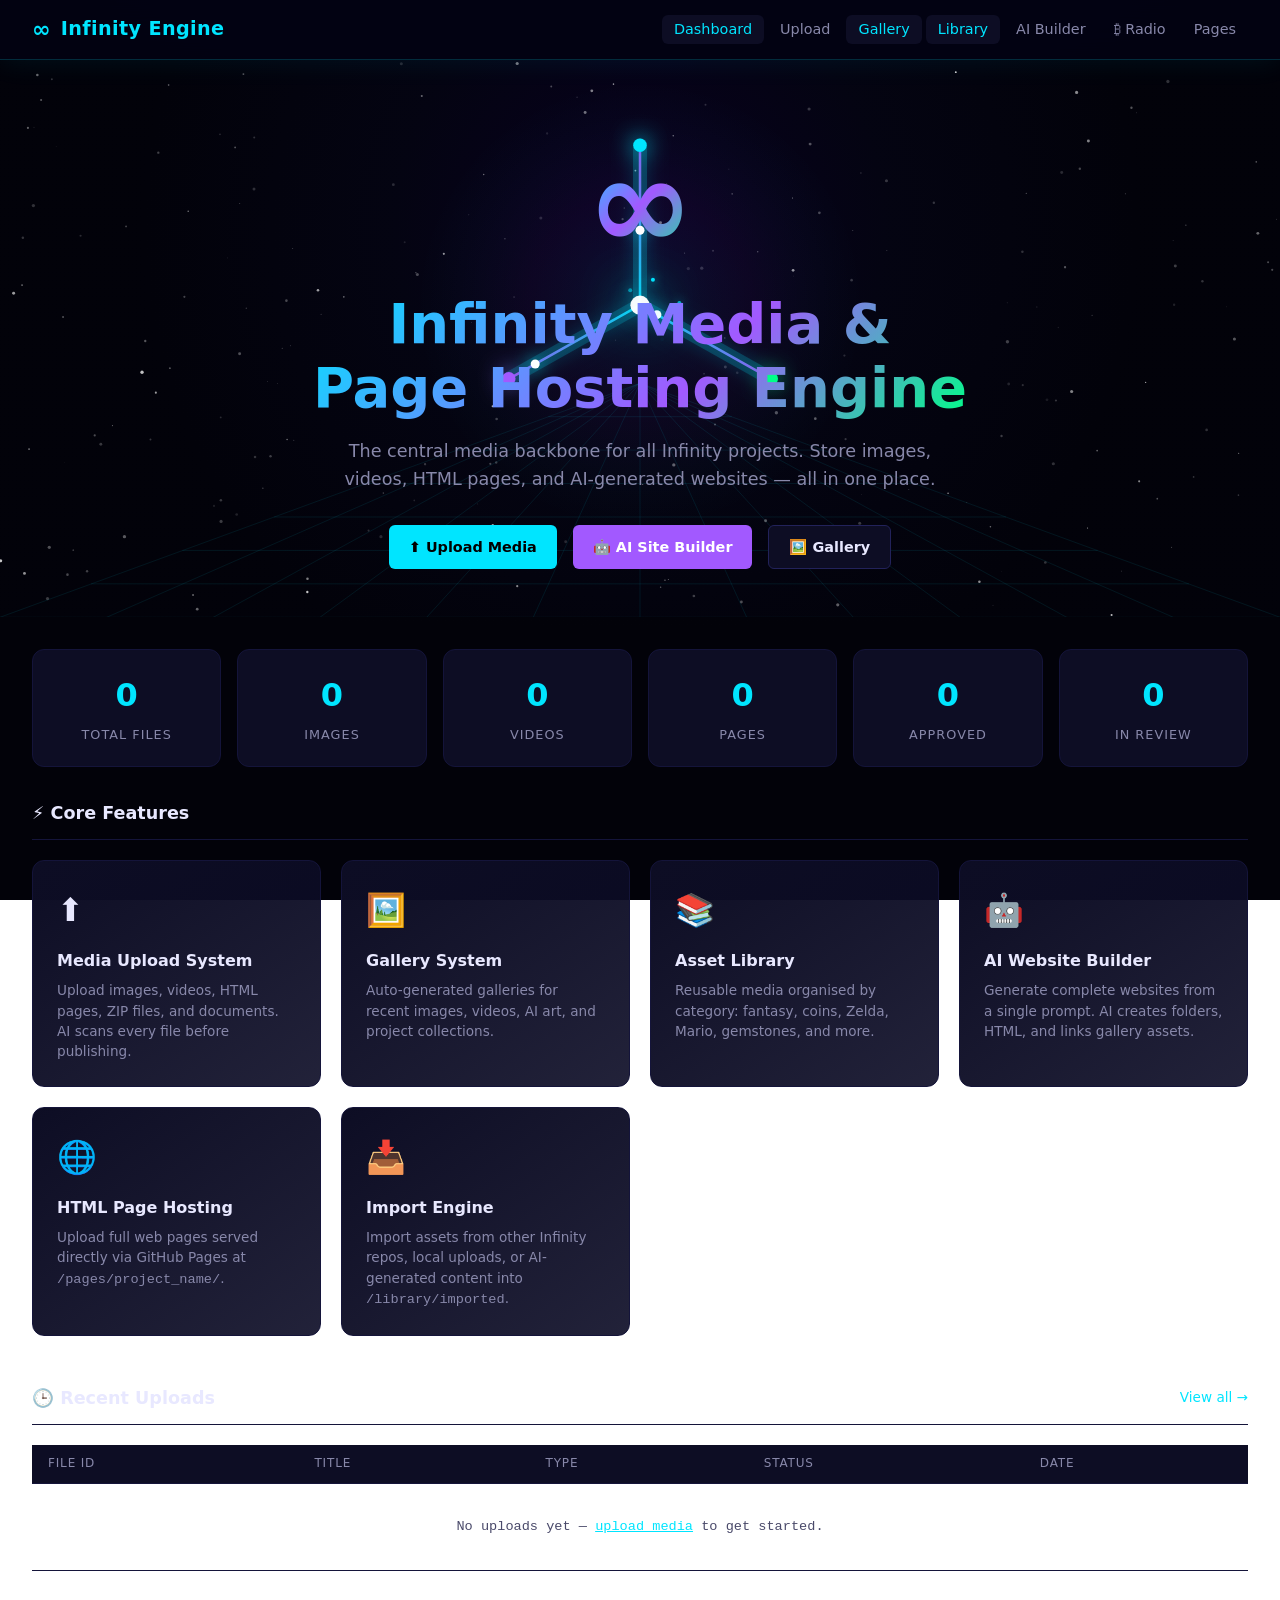
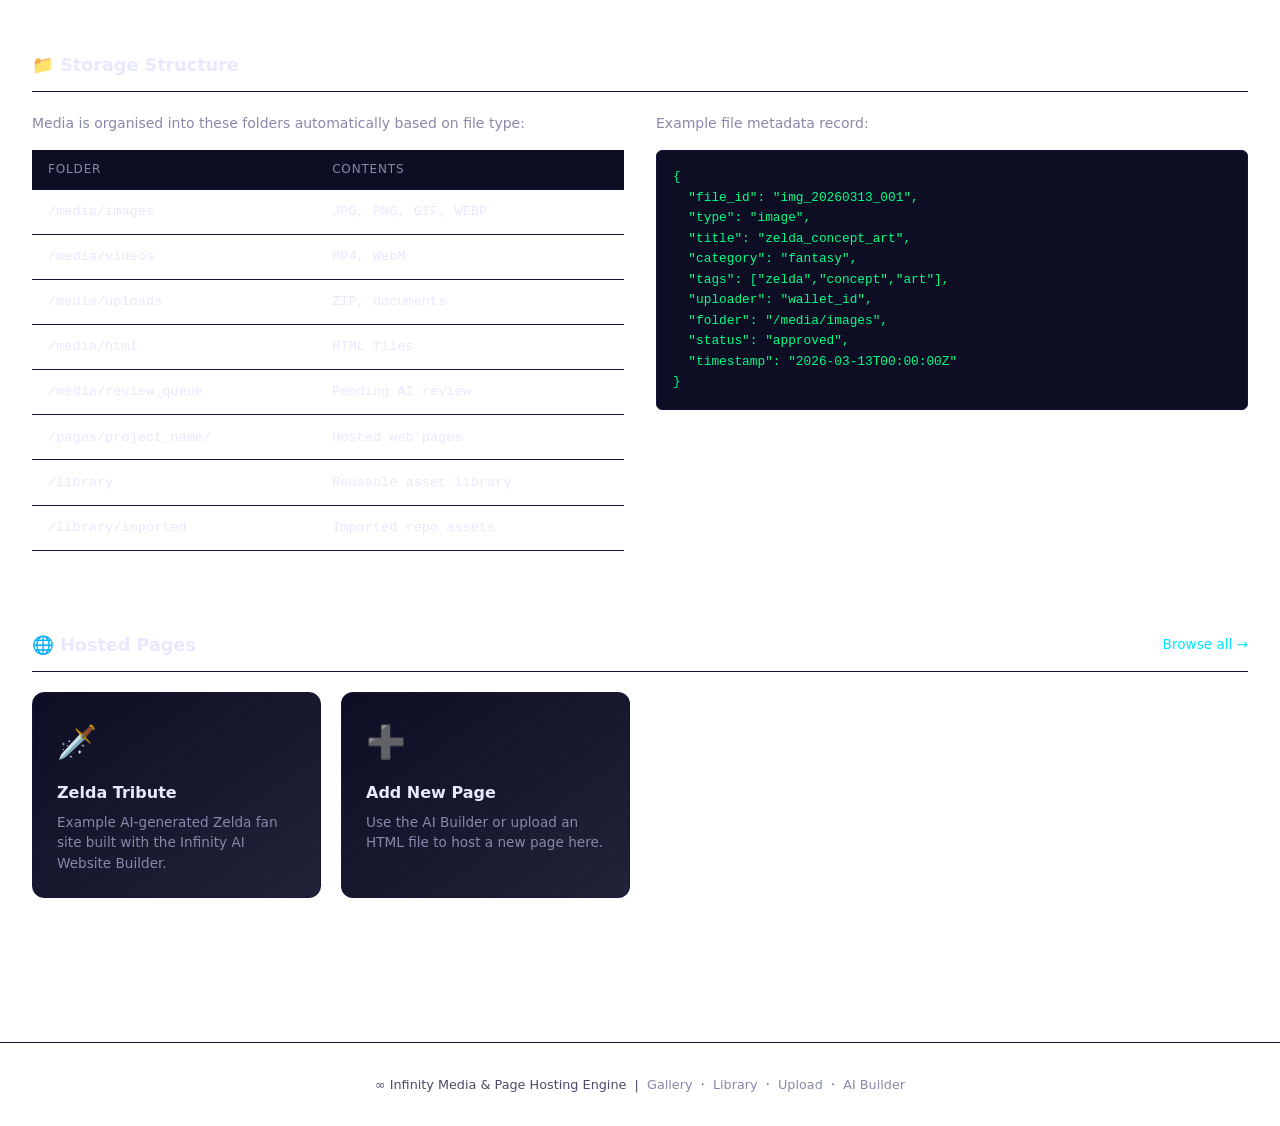
<file: index.html>
<!DOCTYPE html>
<html lang="en">
<head>
  <meta charset="UTF-8">
  <meta name="viewport" content="width=device-width, initial-scale=1.0">
  <title>Infinity Media &amp; Page Hosting Engine</title>
  <meta name="description" content="Central media backbone for all Infinity projects — images, videos, HTML pages, and AI-generated websites.">
  <link rel="stylesheet" href="css/infinity.css">
  <style>
    .upload-item {
      display: flex;
      align-items: center;
      gap: 0.75rem;
      padding: 0.6rem 1rem;
      background: var(--bg-card);
      border: 1px solid var(--border);
      border-radius: var(--radius-sm);
      margin-bottom: 0.5rem;
      font-size: 0.875rem;
    }
    .upload-item-icon { font-size: 1.2rem; }
    .upload-item-name { flex: 1; color: var(--text-primary); font-family: monospace; }
    .upload-item-size { color: var(--text-muted); font-size: 0.8rem; }
    .section-block { margin-bottom: 3rem; }
    .two-col { display: grid; grid-template-columns: 1fr 1fr; gap: 2rem; }
    @media (max-width: 768px) { .two-col { grid-template-columns: 1fr; } }
  </style>
</head>
<body data-page="dashboard">

  <nav>
    <a href="index.html" class="nav-brand">
      <span class="logo-icon">∞</span> Infinity Engine
    </a>
    <button class="nav-hamburger" id="nav-toggle" aria-label="Toggle menu" aria-expanded="false">
      <span></span><span></span><span></span>
    </button>
    <ul class="nav-links" id="nav-links">
      <li><a href="index.html" class="active">Dashboard</a></li>
      <li><a href="upload.html">Upload</a></li>
      <li><a href="gallery/index.html">Gallery</a></li>
      <li><a href="library/index.html">Library</a></li>
      <li><a href="builder.html">AI Builder</a></li>
      <li><a href="bitcoin-radio.html">₿ Radio</a></li>
      <li><a href="pages/">Pages</a></li>
    </ul>
  </nav>

  <div class="hero">
    <canvas id="flux-canvas"></canvas>
    <div class="hero-content">
      <div class="infinity-3d">∞</div>
      <h1>Infinity Media &amp;<br>Page Hosting Engine</h1>
      <p>The central media backbone for all Infinity projects. Store images, videos, HTML pages, and AI-generated websites — all in one place.</p>
      <div class="hero-actions">
        <a href="upload.html" class="btn btn-primary">⬆️ Upload Media</a>
        <a href="builder.html" class="btn btn-purple">🤖 AI Site Builder</a>
        <a href="gallery/index.html" class="btn btn-secondary">🖼️ Gallery</a>
      </div>
    </div>
  </div>

  <main>

    <!-- Stats -->
    <div class="stats-row">
      <div class="stat-card">
        <span class="stat-number" id="stat-total">0</span>
        <div class="stat-label">Total Files</div>
      </div>
      <div class="stat-card">
        <span class="stat-number" id="stat-images">0</span>
        <div class="stat-label">Images</div>
      </div>
      <div class="stat-card">
        <span class="stat-number" id="stat-videos">0</span>
        <div class="stat-label">Videos</div>
      </div>
      <div class="stat-card">
        <span class="stat-number" id="stat-pages">0</span>
        <div class="stat-label">Pages</div>
      </div>
      <div class="stat-card">
        <span class="stat-number" id="stat-approved">0</span>
        <div class="stat-label">Approved</div>
      </div>
      <div class="stat-card">
        <span class="stat-number" id="stat-review">0</span>
        <div class="stat-label">In Review</div>
      </div>
    </div>

    <!-- Core Features -->
    <div class="section-block">
      <div class="section-header">
        <h2>⚡ Core Features</h2>
      </div>
      <div class="feature-grid">
        <a href="upload.html" class="feature-card">
          <span class="feature-icon">⬆️</span>
          <h3>Media Upload System</h3>
          <p>Upload images, videos, HTML pages, ZIP files, and documents. AI scans every file before publishing.</p>
        </a>
        <a href="gallery/index.html" class="feature-card">
          <span class="feature-icon">🖼️</span>
          <h3>Gallery System</h3>
          <p>Auto-generated galleries for recent images, videos, AI art, and project collections.</p>
        </a>
        <a href="library/index.html" class="feature-card">
          <span class="feature-icon">📚</span>
          <h3>Asset Library</h3>
          <p>Reusable media organised by category: fantasy, coins, Zelda, Mario, gemstones, and more.</p>
        </a>
        <a href="builder.html" class="feature-card">
          <span class="feature-icon">🤖</span>
          <h3>AI Website Builder</h3>
          <p>Generate complete websites from a single prompt. AI creates folders, HTML, and links gallery assets.</p>
        </a>
        <a href="pages/" class="feature-card">
          <span class="feature-icon">🌐</span>
          <h3>HTML Page Hosting</h3>
          <p>Upload full web pages served directly via GitHub Pages at <code>/pages/project_name/</code>.</p>
        </a>
        <a href="upload.html#import" class="feature-card">
          <span class="feature-icon">📥</span>
          <h3>Import Engine</h3>
          <p>Import assets from other Infinity repos, local uploads, or AI-generated content into <code>/library/imported</code>.</p>
        </a>
      </div>
    </div>

    <!-- Recent Uploads -->
    <div class="section-block">
      <div class="section-header">
        <h2>🕒 Recent Uploads</h2>
        <a href="gallery/index.html">View all →</a>
      </div>
      <div style="overflow-x:auto">
        <table class="meta-table">
          <thead>
            <tr>
              <th>File ID</th>
              <th>Title</th>
              <th>Type</th>
              <th>Status</th>
              <th>Date</th>
            </tr>
          </thead>
          <tbody id="recent-uploads">
            <tr><td colspan="5" style="text-align:center;color:var(--text-muted);padding:2rem">
              No uploads yet — <a href="upload.html" style="color:var(--accent-cyan)">upload media</a> to get started.
            </td></tr>
          </tbody>
        </table>
      </div>
    </div>

    <!-- Storage Structure -->
    <div class="section-block">
      <div class="section-header">
        <h2>📁 Storage Structure</h2>
      </div>
      <div class="two-col">
        <div>
          <p style="color:var(--text-secondary);font-size:0.875rem;margin-bottom:1rem">Media is organised into these folders automatically based on file type:</p>
          <table class="meta-table">
            <thead><tr><th>Folder</th><th>Contents</th></tr></thead>
            <tbody>
              <tr><td>/media/images</td><td>JPG, PNG, GIF, WEBP</td></tr>
              <tr><td>/media/videos</td><td>MP4, WebM</td></tr>
              <tr><td>/media/uploads</td><td>ZIP, documents</td></tr>
              <tr><td>/media/html</td><td>HTML files</td></tr>
              <tr><td>/media/review_queue</td><td>Pending AI review</td></tr>
              <tr><td>/pages/project_name/</td><td>Hosted web pages</td></tr>
              <tr><td>/library</td><td>Reusable asset library</td></tr>
              <tr><td>/library/imported</td><td>Imported repo assets</td></tr>
            </tbody>
          </table>
        </div>
        <div>
          <p style="color:var(--text-secondary);font-size:0.875rem;margin-bottom:1rem">Example file metadata record:</p>
          <pre style="background:var(--bg-card);border:1px solid var(--border);border-radius:var(--radius-sm);padding:1rem;font-size:0.8rem;color:var(--accent-green);overflow-x:auto">{
  "file_id": "img_20260313_001",
  "type": "image",
  "title": "zelda_concept_art",
  "category": "fantasy",
  "tags": ["zelda","concept","art"],
  "uploader": "wallet_id",
  "folder": "/media/images",
  "status": "approved",
  "timestamp": "2026-03-13T00:00:00Z"
}</pre>
        </div>
      </div>
    </div>

    <!-- Hosted Pages -->
    <div class="section-block">
      <div class="section-header">
        <h2>🌐 Hosted Pages</h2>
        <a href="pages/">Browse all →</a>
      </div>
      <div class="feature-grid" style="grid-template-columns:repeat(auto-fill,minmax(260px,1fr))">
        <a href="pages/zelda_tribute/" class="feature-card">
          <span class="feature-icon">🗡️</span>
          <h3>Zelda Tribute</h3>
          <p>Example AI-generated Zelda fan site built with the Infinity AI Website Builder.</p>
        </a>
        <a href="builder.html" class="feature-card" style="border-style:dashed">
          <span class="feature-icon">➕</span>
          <h3>Add New Page</h3>
          <p>Use the AI Builder or upload an HTML file to host a new page here.</p>
        </a>
      </div>
    </div>

  </main>

  <footer>
    <p>∞ Infinity Media &amp; Page Hosting Engine &nbsp;|&nbsp;
      <a href="gallery/index.html">Gallery</a> &nbsp;·&nbsp;
      <a href="library/index.html">Library</a> &nbsp;·&nbsp;
      <a href="upload.html">Upload</a> &nbsp;·&nbsp;
      <a href="builder.html">AI Builder</a>
    </p>
  </footer>

  <div id="toast"></div>
  <script src="js/infinity.js"></script>
</body>
</html>
</file>
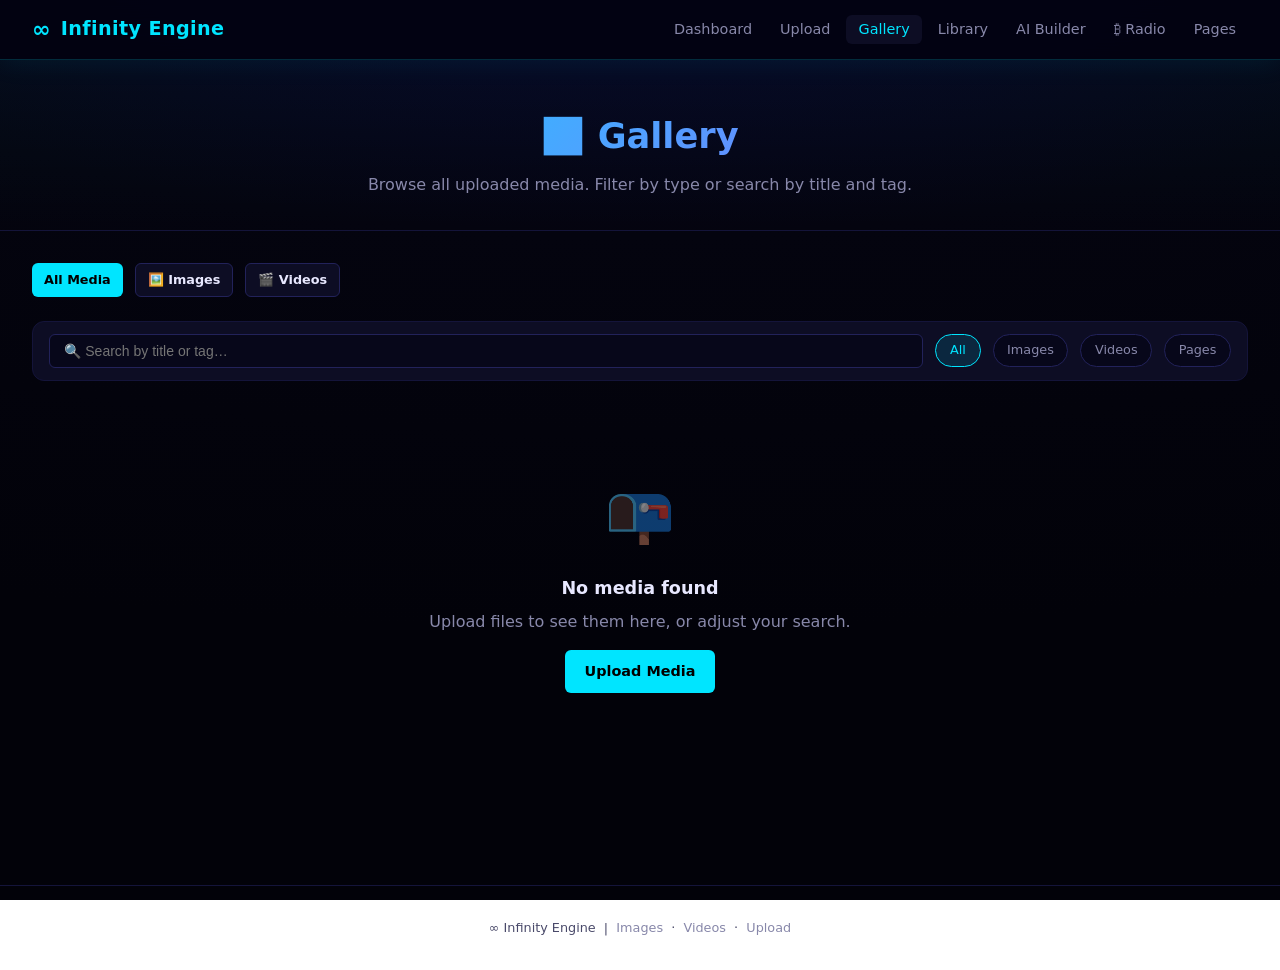
<file: gallery/index.html>
<!DOCTYPE html>
<html lang="en">
<head>
  <meta charset="UTF-8">
  <meta name="viewport" content="width=device-width, initial-scale=1.0">
  <title>Gallery — Infinity Engine</title>
  <meta name="description" content="Browse all uploaded media: images, videos, AI art, and project galleries.">
  <link rel="stylesheet" href="../css/infinity.css">
</head>
<body data-page="gallery" data-filter="all">

  <nav>
    <a href="../index.html" class="nav-brand"><span class="logo-icon">∞</span> Infinity Engine</a>
    <button class="nav-hamburger" id="nav-toggle" aria-label="Toggle menu" aria-expanded="false">
      <span></span><span></span><span></span>
    </button>
    <ul class="nav-links" id="nav-links">
      <li><a href="../index.html">Dashboard</a></li>
      <li><a href="../upload.html">Upload</a></li>
      <li><a href="../gallery/index.html" class="active">Gallery</a></li>
      <li><a href="../library/index.html">Library</a></li>
      <li><a href="../builder.html">AI Builder</a></li>
      <li><a href="../bitcoin-radio.html">₿ Radio</a></li>
      <li><a href="../pages/">Pages</a></li>
    </ul>
  </nav>

  <div class="page-header">
    <h1>🖼️ Gallery</h1>
    <p>Browse all uploaded media. Filter by type or search by title and tag.</p>
  </div>

  <main>

    <!-- Section nav -->
    <div style="display:flex;gap:0.75rem;flex-wrap:wrap;margin-bottom:1.5rem">
      <a href="../gallery/index.html" class="btn btn-primary btn-sm">All Media</a>
      <a href="../gallery/images.html" class="btn btn-secondary btn-sm">🖼️ Images</a>
      <a href="../gallery/videos.html" class="btn btn-secondary btn-sm">🎬 Videos</a>
    </div>

    <!-- Filter bar -->
    <div class="filter-bar">
      <input type="search" id="gallery-search" placeholder="🔍 Search by title or tag…">
      <span class="filter-tag active" data-filter="all">All</span>
      <span class="filter-tag" data-filter="image">Images</span>
      <span class="filter-tag" data-filter="video">Videos</span>
      <span class="filter-tag" data-filter="html">Pages</span>
    </div>

    <!-- Gallery Grid -->
    <div class="card-grid" id="gallery-grid">
      <div class="empty-state" style="grid-column:1/-1">
        <span class="empty-icon">📭</span>
        <h3>No media yet</h3>
        <p>Upload files to see them here.</p>
        <a href="../upload.html" class="btn btn-primary" style="margin-top:1rem">Upload Media</a>
      </div>
    </div>

  </main>

  <footer>
    <p>∞ Infinity Engine &nbsp;|&nbsp; <a href="../gallery/images.html">Images</a> &nbsp;·&nbsp; <a href="../gallery/videos.html">Videos</a> &nbsp;·&nbsp; <a href="../upload.html">Upload</a></p>
  </footer>

  <div id="toast"></div>
  <script src="../js/infinity.js"></script>
</body>
</html>
</file>
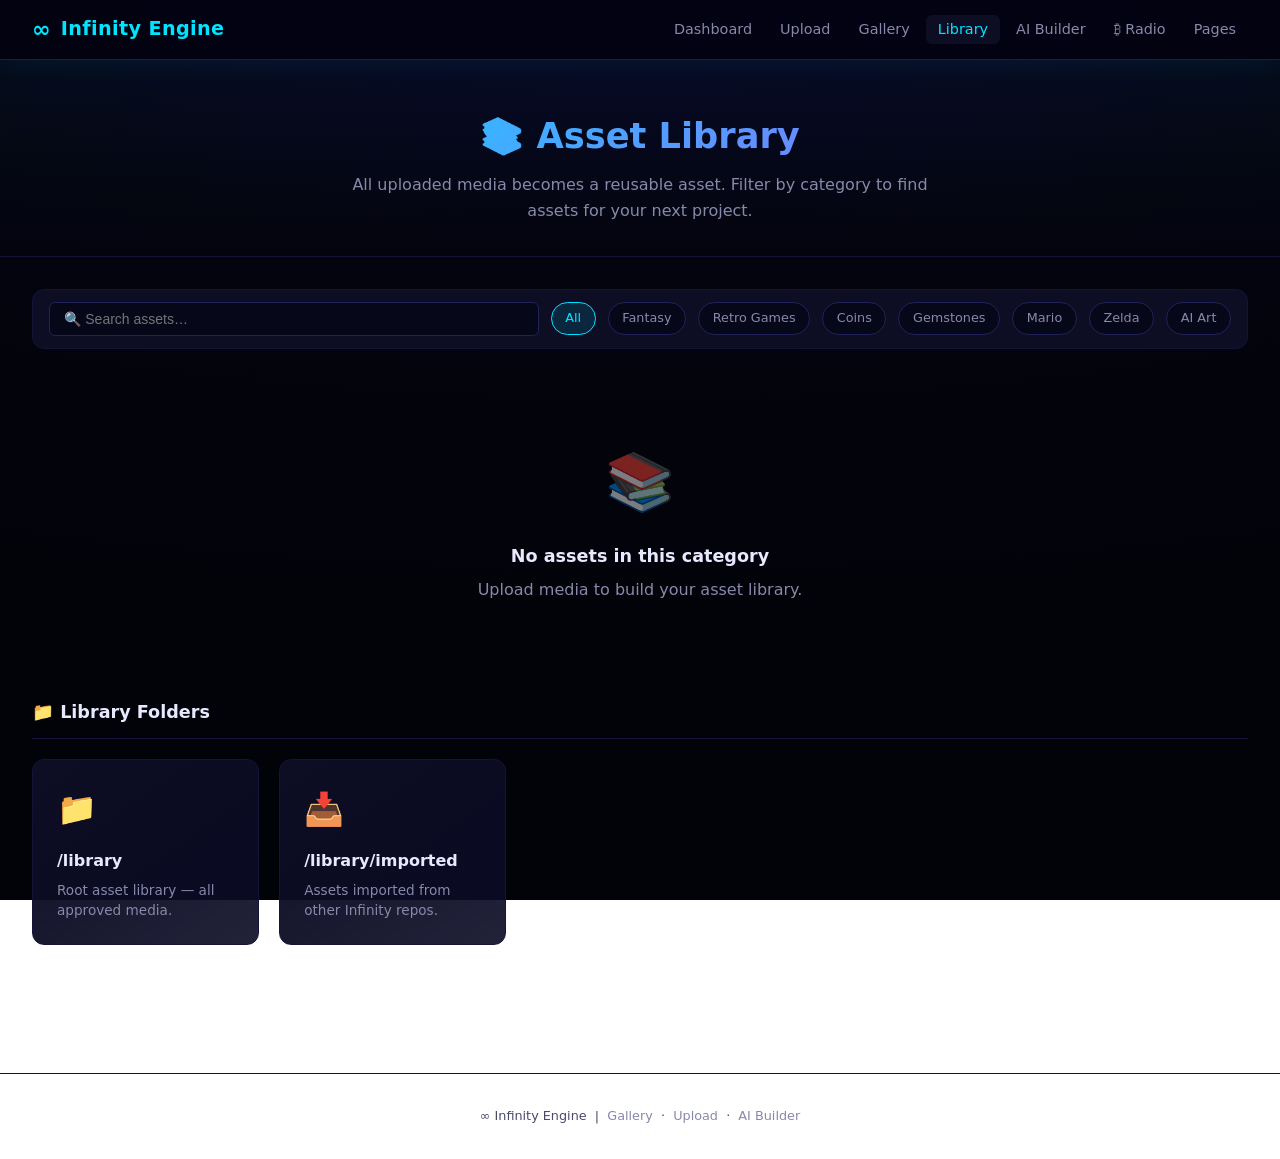
<file: library/index.html>
<!DOCTYPE html>
<html lang="en">
<head>
  <meta charset="UTF-8">
  <meta name="viewport" content="width=device-width, initial-scale=1.0">
  <title>Asset Library — Infinity Engine</title>
  <meta name="description" content="Browse and reuse media assets across all Infinity projects. Filter by category: fantasy, coins, Zelda, Mario, gemstones.">
  <link rel="stylesheet" href="../css/infinity.css">
</head>
<body data-page="library">

  <nav>
    <a href="../index.html" class="nav-brand"><span class="logo-icon">∞</span> Infinity Engine</a>
    <button class="nav-hamburger" id="nav-toggle" aria-label="Toggle menu" aria-expanded="false">
      <span></span><span></span><span></span>
    </button>
    <ul class="nav-links" id="nav-links">
      <li><a href="../index.html">Dashboard</a></li>
      <li><a href="../upload.html">Upload</a></li>
      <li><a href="../gallery/index.html">Gallery</a></li>
      <li><a href="../library/index.html" class="active">Library</a></li>
      <li><a href="../builder.html">AI Builder</a></li>
      <li><a href="../bitcoin-radio.html">₿ Radio</a></li>
      <li><a href="../pages/">Pages</a></li>
    </ul>
  </nav>

  <div class="page-header">
    <h1>📚 Asset Library</h1>
    <p>All uploaded media becomes a reusable asset. Filter by category to find assets for your next project.</p>
  </div>

  <main>

    <div class="filter-bar">
      <input type="search" id="library-search" placeholder="🔍 Search assets…">
      <span class="filter-tag active" data-filter="all">All</span>
      <span class="filter-tag" data-filter="fantasy">Fantasy</span>
      <span class="filter-tag" data-filter="retro games">Retro Games</span>
      <span class="filter-tag" data-filter="coins">Coins</span>
      <span class="filter-tag" data-filter="gemstones">Gemstones</span>
      <span class="filter-tag" data-filter="Mario">Mario</span>
      <span class="filter-tag" data-filter="Zelda">Zelda</span>
      <span class="filter-tag" data-filter="AI art">AI Art</span>
    </div>

    <div class="card-grid" id="library-grid">
      <div class="empty-state" style="grid-column:1/-1">
        <span class="empty-icon">📚</span>
        <h3>Library is empty</h3>
        <p>Upload media files or import from other repos to populate your asset library.</p>
        <div style="display:flex;gap:0.75rem;justify-content:center;flex-wrap:wrap;margin-top:1rem">
          <a href="../upload.html" class="btn btn-primary">⬆️ Upload Media</a>
          <a href="../upload.html#import" class="btn btn-secondary">📥 Import Assets</a>
        </div>
      </div>
    </div>

    <!-- Library Folders -->
    <div style="margin-top:2rem">
      <div class="section-header">
        <h2>📁 Library Folders</h2>
      </div>
      <div class="feature-grid" style="grid-template-columns:repeat(auto-fill,minmax(200px,1fr))">
        <div class="feature-card" style="cursor:default">
          <span class="feature-icon">📁</span>
          <h3>/library</h3>
          <p>Root asset library — all approved media.</p>
        </div>
        <div class="feature-card" style="cursor:default">
          <span class="feature-icon">📥</span>
          <h3>/library/imported</h3>
          <p>Assets imported from other Infinity repos.</p>
        </div>
      </div>
    </div>

  </main>

  <footer>
    <p>∞ Infinity Engine &nbsp;|&nbsp; <a href="../gallery/index.html">Gallery</a> &nbsp;·&nbsp; <a href="../upload.html">Upload</a> &nbsp;·&nbsp; <a href="../builder.html">AI Builder</a></p>
  </footer>

  <div id="toast"></div>
  <script src="../js/infinity.js"></script>
</body>
</html>
</file>
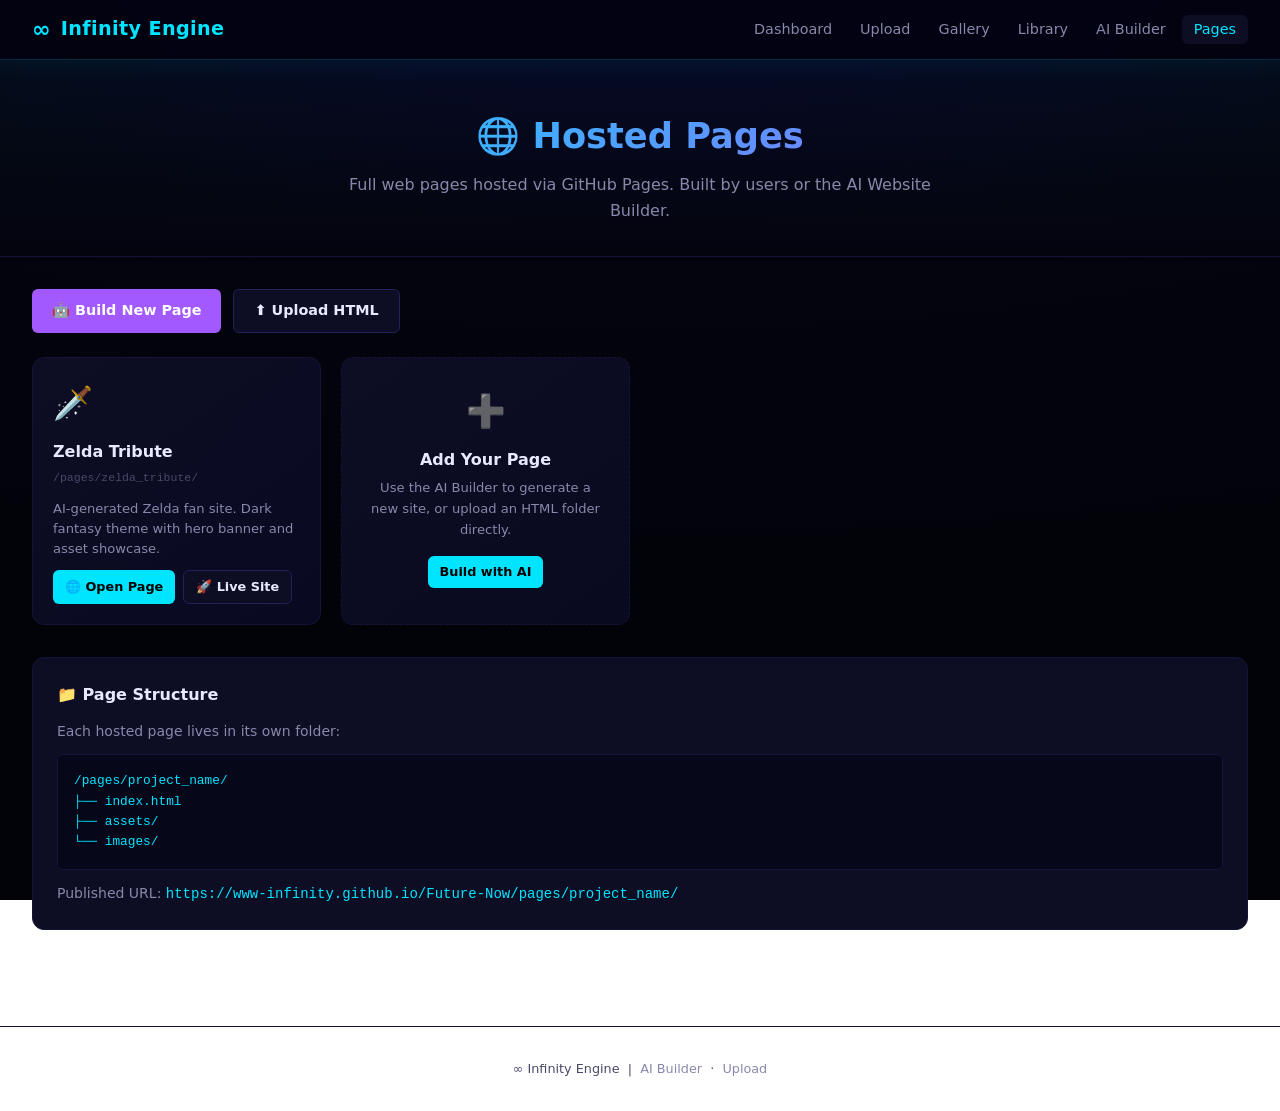
<file: pages/index.html>
<!DOCTYPE html>
<html lang="en">
<head>
  <meta charset="UTF-8">
  <meta name="viewport" content="width=device-width, initial-scale=1.0">
  <title>Hosted Pages — Infinity Engine</title>
  <meta name="description" content="All web pages hosted by the Infinity Media Engine via GitHub Pages.">
  <link rel="stylesheet" href="../css/infinity.css">
  <style>
    .page-card {
      background: linear-gradient(145deg, var(--bg-card) 0%, rgba(10,10,36,0.9) 100%);
      border: 1px solid var(--border);
      border-radius: var(--radius);
      padding: 1.25rem;
      position: relative;
      overflow: hidden;
      transition: border-color var(--transition), transform var(--transition), box-shadow var(--transition);
    }
    .page-card:hover {
      border-color: rgba(0,229,255,0.4);
      transform: translateY(-3px);
      box-shadow: 0 8px 32px rgba(0,229,255,0.12);
    }
    .page-card .page-icon { font-size: 2rem; margin-bottom: 0.6rem; display: block; }
    .page-card h3 { font-size: 1rem; font-weight: 700; color: var(--text-primary); margin-bottom: 0.3rem; }
    .page-card .page-path { font-size: 0.72rem; color: var(--text-muted); font-family: monospace; margin-bottom: 0.75rem; }
    .page-card .card-actions { display: flex; gap: 0.5rem; flex-wrap: wrap; margin-top: 0.75rem; }
    .owner-badge {
      display: inline-flex; align-items: center; gap: 0.3rem;
      padding: 0.15rem 0.5rem; border-radius: 999px;
      font-size: 0.68rem; font-weight: 600;
      background: rgba(0,255,136,0.12); color: var(--status-approved);
      border: 1px solid rgba(0,255,136,0.3);
      margin-bottom: 0.4rem;
    }
    .pages-grid {
      display: grid;
      grid-template-columns: repeat(auto-fill, minmax(260px, 1fr));
      gap: 1.25rem;
      margin-bottom: 2rem;
    }
  </style>
</head>
<body data-page="pages">

  <nav>
    <a href="../index.html" class="nav-brand"><span class="logo-icon">∞</span> Infinity Engine</a>
    <button class="nav-hamburger" id="nav-toggle" aria-label="Toggle menu" aria-expanded="false">
      <span></span><span></span><span></span>
    </button>
    <ul class="nav-links" id="nav-links">
      <li><a href="../index.html">Dashboard</a></li>
      <li><a href="../upload.html">Upload</a></li>
      <li><a href="../gallery/index.html">Gallery</a></li>
      <li><a href="../library/index.html">Library</a></li>
      <li><a href="../builder.html">AI Builder</a></li>
      <li><a href="../pages/" class="active">Pages</a></li>
    </ul>
  </nav>

  <div class="page-header">
    <h1>🌐 Hosted Pages</h1>
    <p>Full web pages hosted via GitHub Pages. Built by users or the AI Website Builder.</p>
  </div>

  <main>

    <div style="margin-bottom:1.5rem;display:flex;gap:0.75rem;flex-wrap:wrap">
      <a href="../builder.html" class="btn btn-purple">🤖 Build New Page</a>
      <a href="../upload.html" class="btn btn-secondary">⬆️ Upload HTML</a>
    </div>

    <!-- Dynamic pages grid populated by JS below -->
    <div class="pages-grid" id="pages-grid">
      <!-- Skeleton shown while JS loads -->
      <div class="page-card" style="opacity:0.4;pointer-events:none">
        <span class="page-icon">⏳</span>
        <h3>Loading…</h3>
        <div class="page-path">reading local metadata</div>
      </div>
    </div>

    <div style="margin-top:1.5rem;background:var(--bg-card);border:1px solid var(--border);border-radius:var(--radius);padding:1.5rem">
      <h3 style="font-size:1rem;margin-bottom:0.75rem">📁 Page Structure</h3>
      <p style="color:var(--text-secondary);font-size:0.875rem;margin-bottom:0.75rem">
        Each hosted page lives in its own folder:
      </p>
      <pre style="background:var(--bg-secondary);border:1px solid var(--border);border-radius:var(--radius-sm);padding:1rem;font-size:0.8rem;color:var(--accent-cyan);overflow-x:auto">/pages/project_name/
├── index.html
├── assets/
└── images/</pre>
      <p style="color:var(--text-secondary);font-size:0.875rem;margin-top:0.75rem">
        Published URL: <code style="color:var(--accent-cyan)">https://www-infinity.github.io/Future-Now/pages/project_name/</code>
      </p>
    </div>

  </main>

  <footer>
    <p>∞ Infinity Engine &nbsp;|&nbsp; <a href="../builder.html">AI Builder</a> &nbsp;·&nbsp; <a href="../upload.html">Upload</a></p>
  </footer>

  <div id="toast"></div>
  <script src="../js/infinity.js"></script>
  <script>
  (function renderPages() {
    const grid = document.getElementById('pages-grid');
    if (!grid) return;

    const adminId = localStorage.getItem('infinity_admin_id') || '';
    let metadata = [];
    try { metadata = JSON.parse(localStorage.getItem('infinity_media_metadata') || '[]'); } catch (e) {
      console.warn('[infinity] Could not parse page metadata:', e.message);
    }

    // Filter to AI-built pages only
    const builtPages = metadata.filter(m => m.type === 'html' && m.folder && m.folder.startsWith('pages/'));

    // Always include the bundled zelda_tribute example
    const knownPages = [
      { slug: 'zelda_tribute', title: 'Zelda Tribute', icon: '🗡️', desc: 'AI-generated Zelda fan site. Dark fantasy theme with hero banner and asset showcase.' }
    ];

    // Build unique slug set from localStorage entries
    const lsSlugSet = new Set(builtPages.map(p => p.slug || (p.folder || '').replace('pages/', '').replace(/\//g, '')));

    // Combine: ls entries first, then known pages not already in ls
    const cards = [
      ...builtPages.map(p => ({
        slug: p.slug || (p.folder || '').replace('pages/', '').replace(/\//g, ''),
        title: p.title || p.slug || 'Untitled',
        icon: '🌐',
        desc: '',
        adminId: p.admin_id || '',
        ts: p.timestamp || ''
      })),
      ...knownPages.filter(k => !lsSlugSet.has(k.slug)).map(k => ({ ...k, adminId: '', ts: '' }))
    ];

    if (cards.length === 0) {
      grid.innerHTML = `
        <div class="page-card" style="border-style:dashed;grid-column:1/-1;text-align:center;padding:2.5rem">
          <span class="page-icon">📭</span>
          <h3>No pages built yet</h3>
          <p style="color:var(--text-secondary);font-size:0.85rem;margin-bottom:1rem">
            Use the AI Builder to generate your first page — it commits directly to GitHub Pages.
          </p>
          <a href="../builder.html" class="btn btn-purple">🤖 Build a Page</a>
        </div>`;
      return;
    }

    const liveBase = 'https://www-infinity.github.io/Future-Now/pages/';

    grid.innerHTML = cards.map(c => {
      const isOwner = adminId && c.adminId && adminId === c.adminId;
      const liveUrl = liveBase + c.slug + '/';
      const localPath = c.slug + '/index.html'; // relative path within /pages/
      const editUrl = '../builder.html?prompt=' + encodeURIComponent(c.title);
      const ownerBadge = isOwner ? '<span class="owner-badge">🔐 You own this page</span>' : '';
      const timeStr = c.ts ? ('<div style="font-size:0.68rem;color:var(--text-muted);margin-top:0.35rem">Built ' + new Date(c.ts).toLocaleDateString() + '</div>') : '';
      const descHtml = c.desc ? `<p style="color:var(--text-secondary);font-size:0.82rem;line-height:1.5;margin-bottom:0.5rem">${c.desc}</p>` : '';
      return `
        <div class="page-card">
          <span class="page-icon">${c.icon || '🌐'}</span>
          ${ownerBadge}
          <h3>${escHtml(c.title)}</h3>
          <div class="page-path">/pages/${c.slug}/</div>
          ${descHtml}${timeStr}
          <div class="card-actions">
            <a href="${escHtml(localPath)}" class="btn btn-primary btn-sm" target="_blank" rel="noopener">🌐 Open Page</a>
            <a href="${escHtml(liveUrl)}" class="btn btn-secondary btn-sm" target="_blank" rel="noopener">🚀 Live Site</a>
            ${isOwner ? `<a href="${escHtml(editUrl)}" class="btn btn-purple btn-sm">✏️ Edit</a>` : ''}
          </div>
        </div>`;
    }).join('') + `
      <div class="page-card" style="border-style:dashed;text-align:center;padding:1.75rem">
        <span class="page-icon">➕</span>
        <h3>Add Your Page</h3>
        <p style="color:var(--text-secondary);font-size:0.82rem;margin-bottom:1rem">
          Use the AI Builder to generate a new site, or upload an HTML folder directly.
        </p>
        <a href="../builder.html" class="btn btn-primary btn-sm">Build with AI</a>
      </div>`;
  })();

  function escHtml(s) {
    return String(s).replace(/&/g,'&amp;').replace(/</g,'&lt;').replace(/>/g,'&gt;').replace(/"/g,'&quot;');
  }

  // Handle ?prompt= parameter from Edit buttons to pre-fill builder
  (function handleEditParam() {
    const params = new URLSearchParams(window.location.search);
    const prompt = params.get('prompt');
    if (prompt) {
      sessionStorage.setItem('infinity_builder_prompt', prompt);
    }
  })();
  </script>
</body>
</html>
</file>
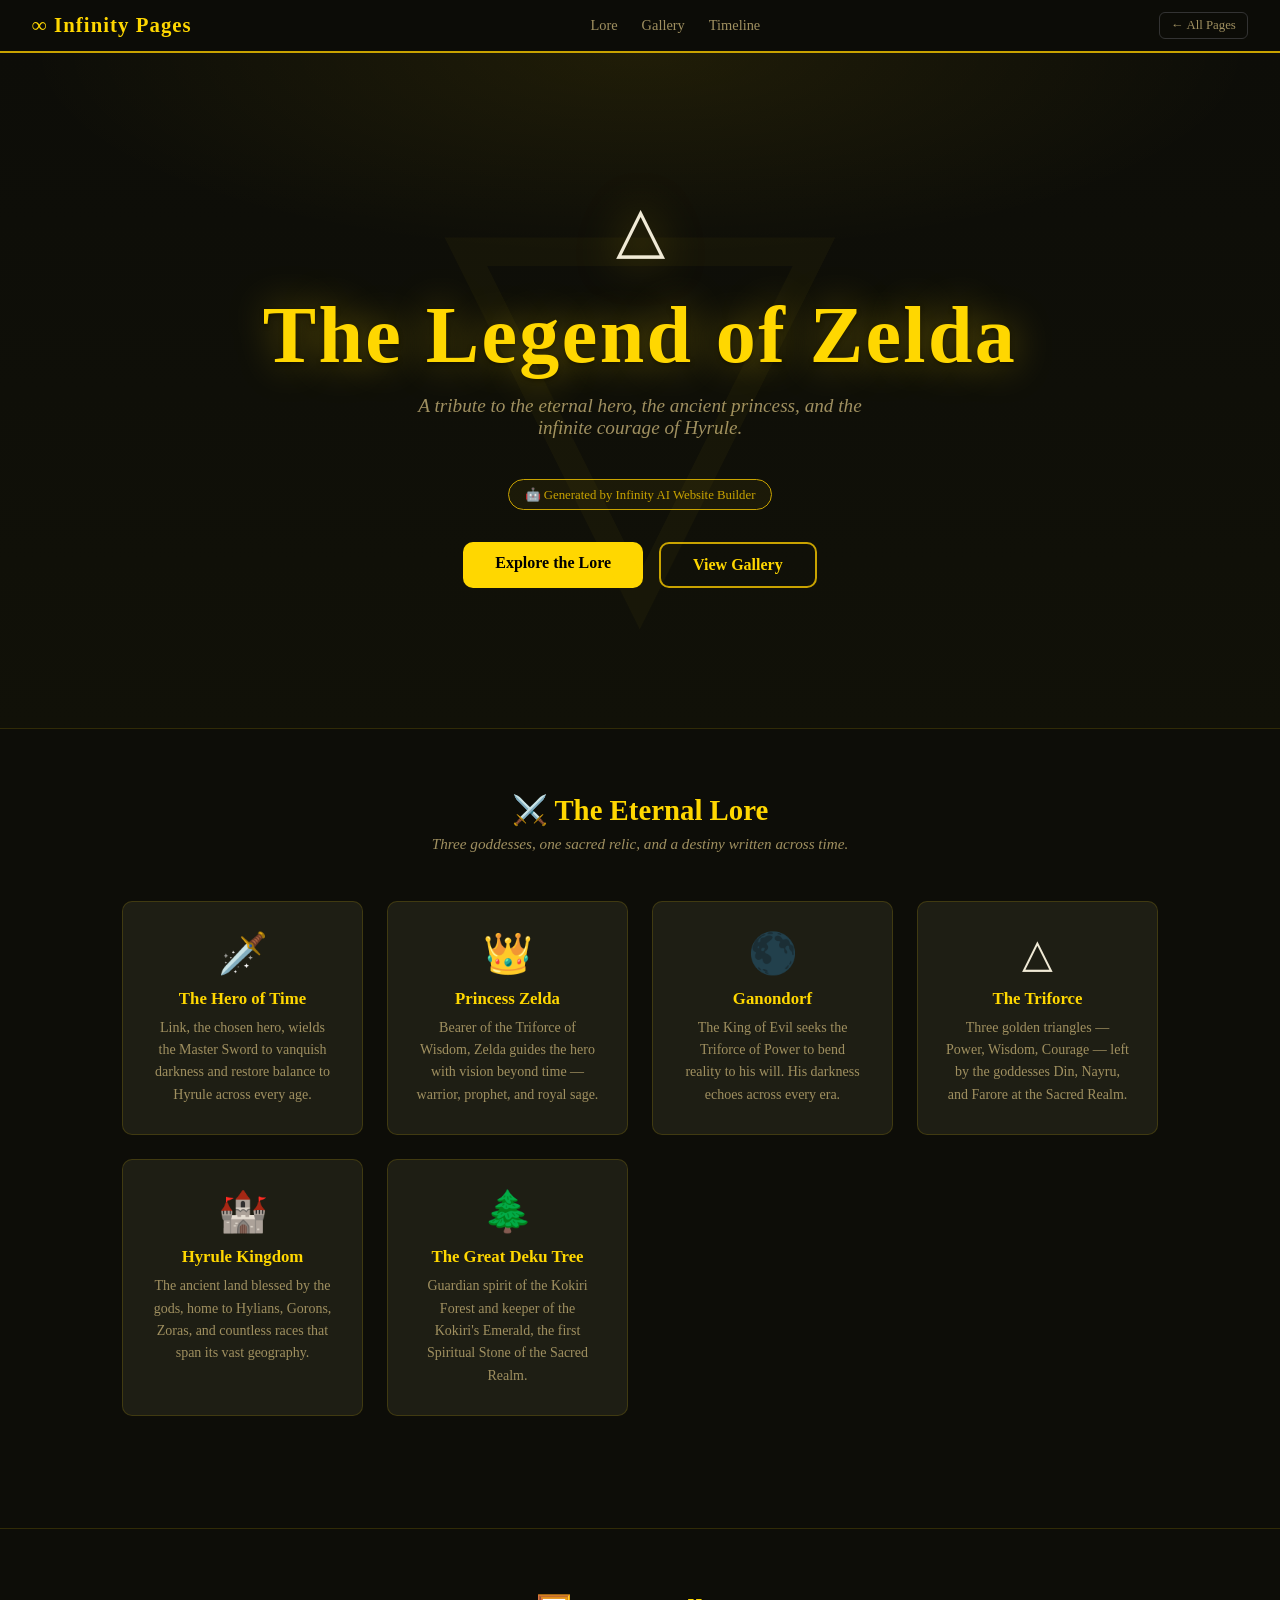
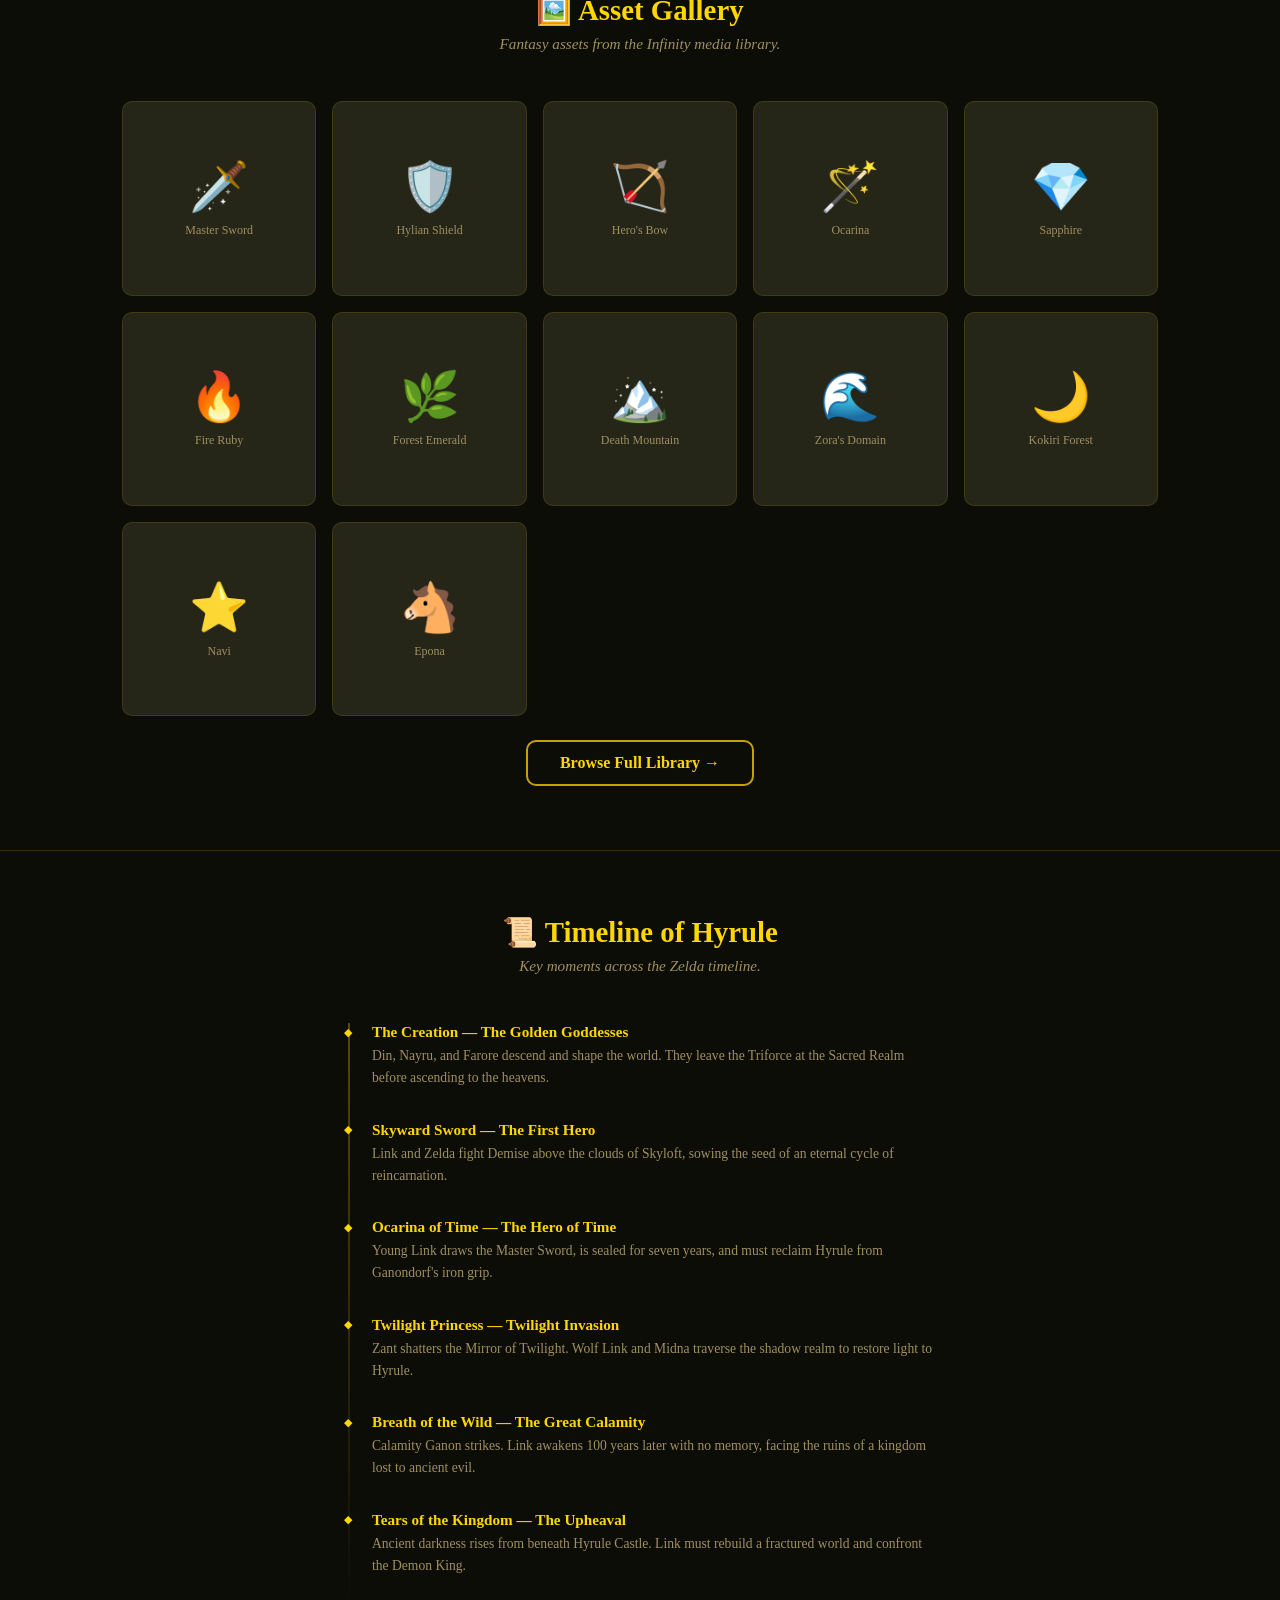
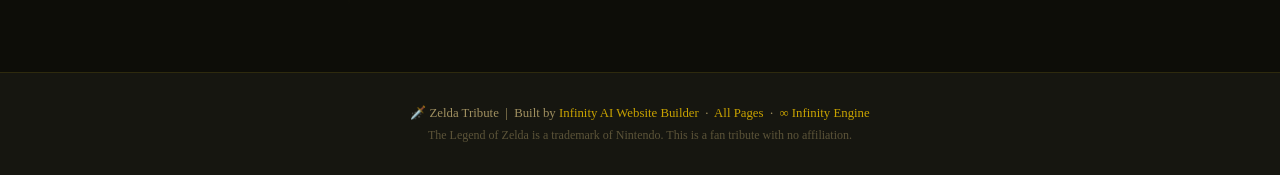
<file: pages/zelda_tribute/index.html>
<!DOCTYPE html>
<html lang="en">
<head>
  <meta charset="UTF-8">
  <meta name="viewport" content="width=device-width, initial-scale=1.0">
  <title>Zelda Tribute — Infinity Pages</title>
  <meta name="description" content="A legendary tribute to The Legend of Zelda universe. Generated by the Infinity AI Website Builder.">
  <style>
    /* ── Standalone Zelda Tribute Styles ── */
    :root {
      --gold: #ffd700;
      --gold-dim: #c8a200;
      --green: #2d5a27;
      --dark: #0d0d08;
      --dark2: #161610;
      --surface: #1e1e14;
      --surface2: #252518;
      --text: #f0ead6;
      --text-dim: #a09060;
      --triforce: #ffd700;
      --radius: 10px;
    }

    * { margin: 0; padding: 0; box-sizing: border-box; }

    body {
      background: var(--dark);
      color: var(--text);
      font-family: 'Segoe UI', Georgia, serif;
      min-height: 100vh;
    }

    /* ── Nav ── */
    nav {
      background: rgba(13,13,8,0.95);
      backdrop-filter: blur(10px);
      border-bottom: 2px solid var(--gold-dim);
      padding: 0.75rem 2rem;
      display: flex;
      align-items: center;
      justify-content: space-between;
      position: sticky;
      top: 0;
      z-index: 100;
    }

    .nav-brand {
      font-size: 1.3rem;
      font-weight: 800;
      color: var(--gold);
      text-decoration: none;
      letter-spacing: 0.05em;
    }

    .nav-links {
      display: flex;
      gap: 1.5rem;
      list-style: none;
    }

    .nav-links a {
      color: var(--text-dim);
      text-decoration: none;
      font-size: 0.9rem;
      transition: color 0.2s;
    }

    .nav-links a:hover { color: var(--gold); }

    .back-link {
      font-size: 0.8rem;
      color: var(--text-dim);
      text-decoration: none;
      border: 1px solid #333;
      padding: 0.3rem 0.7rem;
      border-radius: 6px;
      transition: all 0.2s;
    }

    .back-link:hover { color: var(--gold); border-color: var(--gold); }

    /* ── Hero ── */
    .hero {
      min-height: 75vh;
      display: flex;
      align-items: center;
      justify-content: center;
      flex-direction: column;
      text-align: center;
      padding: 4rem 2rem;
      position: relative;
      background:
        radial-gradient(ellipse 80% 50% at 50% 0%, rgba(255,215,0,0.08) 0%, transparent 60%),
        linear-gradient(180deg, #0d0d08 0%, #111108 100%);
      overflow: hidden;
    }

    .hero::before {
      content: '▽';
      position: absolute;
      font-size: 40vw;
      color: rgba(255,215,0,0.03);
      top: 50%;
      left: 50%;
      transform: translate(-50%, -50%);
      pointer-events: none;
      user-select: none;
    }

    .triforce-symbol {
      font-size: 4rem;
      margin-bottom: 1.5rem;
      filter: drop-shadow(0 0 20px rgba(255,215,0,0.5));
      display: block;
    }

    .hero h1 {
      font-size: clamp(2.5rem, 7vw, 5rem);
      font-weight: 900;
      color: var(--gold);
      text-shadow: 0 0 40px rgba(255,215,0,0.4), 0 2px 4px rgba(0,0,0,0.8);
      margin-bottom: 1rem;
      letter-spacing: 0.03em;
      line-height: 1.1;
    }

    .hero .subtitle {
      font-size: 1.2rem;
      color: var(--text-dim);
      max-width: 500px;
      margin: 0 auto 2.5rem;
      font-style: italic;
    }

    .hero-badge {
      display: inline-flex;
      align-items: center;
      gap: 0.5rem;
      padding: 0.4rem 1rem;
      border: 1px solid var(--gold-dim);
      border-radius: 999px;
      color: var(--gold-dim);
      font-size: 0.8rem;
      background: rgba(255,215,0,0.05);
    }

    .hero-cta {
      display: flex;
      gap: 1rem;
      flex-wrap: wrap;
      justify-content: center;
      margin-top: 2rem;
    }

    .btn-gold {
      padding: 0.75rem 2rem;
      background: var(--gold);
      color: #000;
      font-weight: 800;
      font-size: 1rem;
      border: none;
      border-radius: var(--radius);
      cursor: pointer;
      text-decoration: none;
      transition: all 0.2s;
      display: inline-block;
    }

    .btn-gold:hover {
      background: #ffe840;
      box-shadow: 0 0 24px rgba(255,215,0,0.4);
      transform: translateY(-2px);
    }

    .btn-outline {
      padding: 0.75rem 2rem;
      background: transparent;
      color: var(--gold);
      font-weight: 700;
      font-size: 1rem;
      border: 2px solid var(--gold-dim);
      border-radius: var(--radius);
      cursor: pointer;
      text-decoration: none;
      transition: all 0.2s;
      display: inline-block;
    }

    .btn-outline:hover {
      background: rgba(255,215,0,0.08);
      border-color: var(--gold);
    }

    /* ── Sections ── */
    .section {
      max-width: 1100px;
      margin: 0 auto;
      padding: 4rem 2rem;
    }

    .section-title {
      font-size: 1.8rem;
      color: var(--gold);
      text-align: center;
      margin-bottom: 0.5rem;
      font-weight: 800;
    }

    .section-sub {
      text-align: center;
      color: var(--text-dim);
      font-size: 0.95rem;
      margin-bottom: 3rem;
      font-style: italic;
    }

    .divider {
      border: none;
      border-top: 1px solid rgba(255,215,0,0.15);
      margin: 0;
    }

    /* ── Lore Cards ── */
    .lore-grid {
      display: grid;
      grid-template-columns: repeat(auto-fit, minmax(240px, 1fr));
      gap: 1.5rem;
      margin-bottom: 3rem;
    }

    .lore-card {
      background: var(--surface);
      border: 1px solid rgba(255,215,0,0.15);
      border-radius: var(--radius);
      padding: 1.75rem;
      text-align: center;
      transition: border-color 0.2s, transform 0.2s, box-shadow 0.2s;
    }

    .lore-card:hover {
      border-color: var(--gold-dim);
      transform: translateY(-3px);
      box-shadow: 0 8px 30px rgba(255,215,0,0.1);
    }

    .lore-icon { font-size: 2.5rem; margin-bottom: 0.75rem; display: block; }
    .lore-card h3 { color: var(--gold); font-size: 1.05rem; margin-bottom: 0.5rem; }
    .lore-card p { color: var(--text-dim); font-size: 0.875rem; line-height: 1.6; }

    /* ── Gallery ── */
    .asset-grid {
      display: grid;
      grid-template-columns: repeat(auto-fill, minmax(180px, 1fr));
      gap: 1rem;
    }

    .asset-tile {
      background: var(--surface2);
      border: 1px solid rgba(255,215,0,0.12);
      border-radius: var(--radius);
      aspect-ratio: 1;
      display: flex;
      align-items: center;
      justify-content: center;
      flex-direction: column;
      gap: 0.5rem;
      font-size: 3rem;
      transition: all 0.2s;
      cursor: pointer;
    }

    .asset-tile:hover {
      border-color: var(--gold);
      box-shadow: 0 0 16px rgba(255,215,0,0.15);
      transform: scale(1.03);
    }

    .asset-tile span {
      font-size: 0.75rem;
      color: var(--text-dim);
      text-align: center;
    }

    /* ── Timeline ── */
    .timeline { position: relative; padding-left: 2rem; }
    .timeline::before {
      content: '';
      position: absolute;
      left: 0.5rem;
      top: 0;
      bottom: 0;
      width: 2px;
      background: linear-gradient(180deg, var(--gold) 0%, transparent 100%);
      opacity: 0.3;
    }

    .timeline-item {
      position: relative;
      padding-bottom: 2rem;
    }

    .timeline-item::before {
      content: '◆';
      position: absolute;
      left: -1.75rem;
      color: var(--gold);
      font-size: 0.7rem;
      top: 0.15rem;
    }

    .timeline-item h4 {
      color: var(--gold);
      font-size: 0.95rem;
      margin-bottom: 0.25rem;
    }

    .timeline-item p {
      color: var(--text-dim);
      font-size: 0.85rem;
      line-height: 1.6;
    }

    /* ── Footer ── */
    footer {
      background: var(--dark2);
      border-top: 1px solid rgba(255,215,0,0.1);
      padding: 2rem;
      text-align: center;
      color: var(--text-dim);
      font-size: 0.8rem;
    }

    footer a { color: var(--gold-dim); text-decoration: none; }
    footer a:hover { color: var(--gold); }

    /* ── Responsive ── */
    @media (max-width: 640px) {
      nav { flex-direction: column; gap: 0.5rem; }
      .nav-links { gap: 1rem; }
    }
  </style>
</head>
<body>

  <nav>
    <a href="../../index.html" class="nav-brand">∞ Infinity Pages</a>
    <ul class="nav-links">
      <li><a href="#lore">Lore</a></li>
      <li><a href="#gallery">Gallery</a></li>
      <li><a href="#timeline">Timeline</a></li>
    </ul>
    <a href="../../pages/" class="back-link">← All Pages</a>
  </nav>

  <!-- Hero -->
  <section class="hero">
    <span class="triforce-symbol">△</span>
    <h1>The Legend of Zelda</h1>
    <p class="subtitle">A tribute to the eternal hero, the ancient princess, and the infinite courage of Hyrule.</p>
    <div class="hero-badge">
      🤖 Generated by Infinity AI Website Builder
    </div>
    <div class="hero-cta">
      <a href="#lore" class="btn-gold">Explore the Lore</a>
      <a href="#gallery" class="btn-outline">View Gallery</a>
    </div>
  </section>

  <hr class="divider">

  <!-- Lore Section -->
  <section class="section" id="lore">
    <h2 class="section-title">⚔️ The Eternal Lore</h2>
    <p class="section-sub">Three goddesses, one sacred relic, and a destiny written across time.</p>
    <div class="lore-grid">
      <div class="lore-card">
        <span class="lore-icon">🗡️</span>
        <h3>The Hero of Time</h3>
        <p>Link, the chosen hero, wields the Master Sword to vanquish darkness and restore balance to Hyrule across every age.</p>
      </div>
      <div class="lore-card">
        <span class="lore-icon">👑</span>
        <h3>Princess Zelda</h3>
        <p>Bearer of the Triforce of Wisdom, Zelda guides the hero with vision beyond time — warrior, prophet, and royal sage.</p>
      </div>
      <div class="lore-card">
        <span class="lore-icon">🌑</span>
        <h3>Ganondorf</h3>
        <p>The King of Evil seeks the Triforce of Power to bend reality to his will. His darkness echoes across every era.</p>
      </div>
      <div class="lore-card">
        <span class="lore-icon">△</span>
        <h3>The Triforce</h3>
        <p>Three golden triangles — Power, Wisdom, Courage — left by the goddesses Din, Nayru, and Farore at the Sacred Realm.</p>
      </div>
      <div class="lore-card">
        <span class="lore-icon">🏰</span>
        <h3>Hyrule Kingdom</h3>
        <p>The ancient land blessed by the gods, home to Hylians, Gorons, Zoras, and countless races that span its vast geography.</p>
      </div>
      <div class="lore-card">
        <span class="lore-icon">🌲</span>
        <h3>The Great Deku Tree</h3>
        <p>Guardian spirit of the Kokiri Forest and keeper of the Kokiri's Emerald, the first Spiritual Stone of the Sacred Realm.</p>
      </div>
    </div>
  </section>

  <hr class="divider">

  <!-- Asset Gallery -->
  <section class="section" id="gallery">
    <h2 class="section-title">🖼️ Asset Gallery</h2>
    <p class="section-sub">Fantasy assets from the Infinity media library.</p>
    <div class="asset-grid">
      <div class="asset-tile">🗡️<span>Master Sword</span></div>
      <div class="asset-tile">🛡️<span>Hylian Shield</span></div>
      <div class="asset-tile">🏹<span>Hero's Bow</span></div>
      <div class="asset-tile">🪄<span>Ocarina</span></div>
      <div class="asset-tile">💎<span>Sapphire</span></div>
      <div class="asset-tile">🔥<span>Fire Ruby</span></div>
      <div class="asset-tile">🌿<span>Forest Emerald</span></div>
      <div class="asset-tile">🏔️<span>Death Mountain</span></div>
      <div class="asset-tile">🌊<span>Zora's Domain</span></div>
      <div class="asset-tile">🌙<span>Kokiri Forest</span></div>
      <div class="asset-tile">⭐<span>Navi</span></div>
      <div class="asset-tile">🐴<span>Epona</span></div>
    </div>
    <p style="text-align:center;margin-top:1.5rem">
      <a href="../../library/index.html" class="btn-outline">Browse Full Library →</a>
    </p>
  </section>

  <hr class="divider">

  <!-- Timeline -->
  <section class="section" id="timeline">
    <h2 class="section-title">📜 Timeline of Hyrule</h2>
    <p class="section-sub">Key moments across the Zelda timeline.</p>
    <div class="timeline" style="max-width:600px;margin:0 auto">
      <div class="timeline-item">
        <h4>The Creation — The Golden Goddesses</h4>
        <p>Din, Nayru, and Farore descend and shape the world. They leave the Triforce at the Sacred Realm before ascending to the heavens.</p>
      </div>
      <div class="timeline-item">
        <h4>Skyward Sword — The First Hero</h4>
        <p>Link and Zelda fight Demise above the clouds of Skyloft, sowing the seed of an eternal cycle of reincarnation.</p>
      </div>
      <div class="timeline-item">
        <h4>Ocarina of Time — The Hero of Time</h4>
        <p>Young Link draws the Master Sword, is sealed for seven years, and must reclaim Hyrule from Ganondorf's iron grip.</p>
      </div>
      <div class="timeline-item">
        <h4>Twilight Princess — Twilight Invasion</h4>
        <p>Zant shatters the Mirror of Twilight. Wolf Link and Midna traverse the shadow realm to restore light to Hyrule.</p>
      </div>
      <div class="timeline-item">
        <h4>Breath of the Wild — The Great Calamity</h4>
        <p>Calamity Ganon strikes. Link awakens 100 years later with no memory, facing the ruins of a kingdom lost to ancient evil.</p>
      </div>
      <div class="timeline-item">
        <h4>Tears of the Kingdom — The Upheaval</h4>
        <p>Ancient darkness rises from beneath Hyrule Castle. Link must rebuild a fractured world and confront the Demon King.</p>
      </div>
    </div>
  </section>

  <footer>
    <p>
      🗡️ Zelda Tribute &nbsp;|&nbsp; Built by <a href="../../builder.html">Infinity AI Website Builder</a>
      &nbsp;·&nbsp; <a href="../../pages/">All Pages</a>
      &nbsp;·&nbsp; <a href="../../index.html">∞ Infinity Engine</a>
    </p>
    <p style="margin-top:0.4rem;font-size:0.75rem;opacity:0.5">
      The Legend of Zelda is a trademark of Nintendo. This is a fan tribute with no affiliation.
    </p>
  </footer>

</body>
</html>
</file>
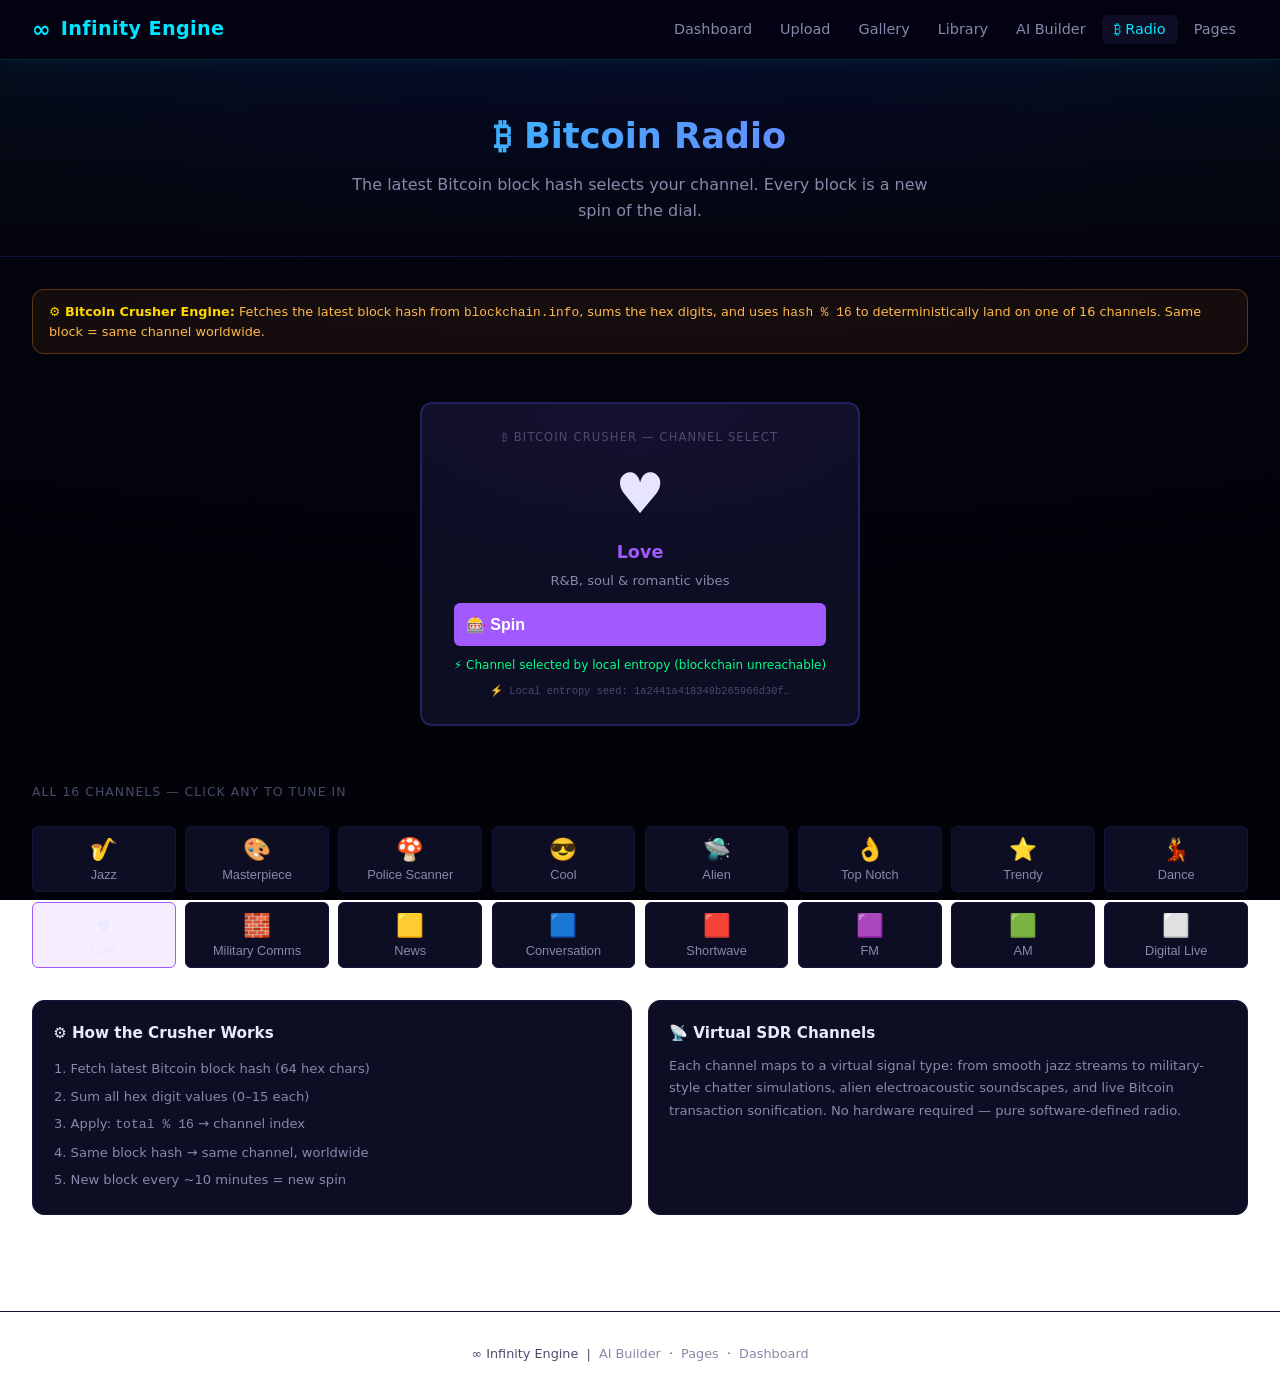
<file: bitcoin-radio.html>
<!DOCTYPE html>
<html lang="en">
<head>
  <meta charset="UTF-8">
  <meta name="viewport" content="width=device-width, initial-scale=1.0">
  <title>₿ Bitcoin Radio — Infinity Engine</title>
  <meta name="description" content="Bitcoin blockchain-powered virtual radio. The latest block hash selects your channel from 16 curated streams.">
  <link rel="stylesheet" href="css/infinity.css">
</head>
<body data-page="bitcoin-radio">

  <nav>
    <a href="index.html" class="nav-brand"><span class="logo-icon">∞</span> Infinity Engine</a>
    <button class="nav-hamburger" id="nav-toggle" aria-label="Toggle menu" aria-expanded="false">
      <span></span><span></span><span></span>
    </button>
    <ul class="nav-links" id="nav-links">
      <li><a href="index.html">Dashboard</a></li>
      <li><a href="upload.html">Upload</a></li>
      <li><a href="gallery/index.html">Gallery</a></li>
      <li><a href="library/index.html">Library</a></li>
      <li><a href="builder.html">AI Builder</a></li>
      <li><a href="bitcoin-radio.html" class="active">₿ Radio</a></li>
      <li><a href="pages/">Pages</a></li>
    </ul>
  </nav>

  <div class="page-header">
    <h1>₿ Bitcoin Radio</h1>
    <p>The latest Bitcoin block hash selects your channel. Every block is a new spin of the dial.</p>
  </div>

  <main>

    <!-- How it works -->
    <div class="system-warning" role="note" style="background:rgba(247,147,26,.07);border-color:rgba(247,147,26,.3);color:#ffb84d">
      <strong>⚙️ Bitcoin Crusher Engine:</strong>
      Fetches the latest block hash from <code>blockchain.info</code>, sums the hex digits, and uses
      <code>hash % 16</code> to deterministically land on one of 16 channels. Same block = same channel worldwide.
    </div>

    <!-- Slot Machine -->
    <div class="radio-dial">
      <div class="slot-machine" aria-live="polite" aria-label="Radio channel selector">
        <div style="font-size:0.72rem;color:var(--text-muted);margin-bottom:0.75rem;text-transform:uppercase;letter-spacing:0.1em">
          ₿ Bitcoin Crusher — Channel Select
        </div>
        <div class="slot-display" id="slot-display" role="img" aria-label="Selected channel icon">🎰</div>
        <div class="slot-channel-name" id="slot-channel-name">Loading…</div>
        <div style="font-size:0.82rem;color:var(--text-secondary);min-height:1.4em;margin-bottom:0.75rem" id="slot-channel-desc"></div>
        <button id="spin-btn" class="btn btn-purple" style="width:100%;padding:0.75rem;font-size:1rem" aria-label="Spin to get new channel">
          🎰 Spin
        </button>
        <div style="font-size:0.75rem;color:var(--accent-green);margin-top:0.6rem;min-height:1.3em" id="radio-status"></div>
        <div class="slot-seed" id="slot-seed"></div>
      </div>
    </div>

    <!-- Channel Grid -->
    <div style="margin-top:1.5rem">
      <p style="color:var(--text-muted);font-size:0.78rem;margin-bottom:0.75rem;text-transform:uppercase;letter-spacing:0.08em">
        All 16 Channels — click any to tune in
      </p>
      <div class="radio-channels-grid">
        <button class="radio-channel-btn" data-idx="0" aria-label="Jazz channel">
          <span class="ch-icon">🎷</span>Jazz
        </button>
        <button class="radio-channel-btn" data-idx="1" aria-label="Masterpiece channel">
          <span class="ch-icon">🎨</span>Masterpiece
        </button>
        <button class="radio-channel-btn" data-idx="2" aria-label="Police Scanner channel">
          <span class="ch-icon">🍄</span>Police Scanner
        </button>
        <button class="radio-channel-btn" data-idx="3" aria-label="Cool channel">
          <span class="ch-icon">😎</span>Cool
        </button>
        <button class="radio-channel-btn" data-idx="4" aria-label="Alien channel">
          <span class="ch-icon">🛸</span>Alien
        </button>
        <button class="radio-channel-btn" data-idx="5" aria-label="Top Notch channel">
          <span class="ch-icon">👌</span>Top Notch
        </button>
        <button class="radio-channel-btn" data-idx="6" aria-label="Trendy channel">
          <span class="ch-icon">⭐</span>Trendy
        </button>
        <button class="radio-channel-btn" data-idx="7" aria-label="Dance channel">
          <span class="ch-icon">💃</span>Dance
        </button>
        <button class="radio-channel-btn" data-idx="8" aria-label="Love channel">
          <span class="ch-icon">♥️</span>Love
        </button>
        <button class="radio-channel-btn" data-idx="9" aria-label="Military Comms channel">
          <span class="ch-icon">🧱</span>Military Comms
        </button>
        <button class="radio-channel-btn" data-idx="10" aria-label="News channel">
          <span class="ch-icon">🟨</span>News
        </button>
        <button class="radio-channel-btn" data-idx="11" aria-label="Conversation channel">
          <span class="ch-icon">🟦</span>Conversation
        </button>
        <button class="radio-channel-btn" data-idx="12" aria-label="Shortwave channel">
          <span class="ch-icon">🟥</span>Shortwave
        </button>
        <button class="radio-channel-btn" data-idx="13" aria-label="FM channel">
          <span class="ch-icon">🟪</span>FM
        </button>
        <button class="radio-channel-btn" data-idx="14" aria-label="AM channel">
          <span class="ch-icon">🟩</span>AM
        </button>
        <button class="radio-channel-btn" data-idx="15" aria-label="Digital Live channel">
          <span class="ch-icon">⬜</span>Digital Live
        </button>
      </div>
    </div>

    <!-- Info Cards -->
    <div style="display:grid;grid-template-columns:repeat(auto-fit,minmax(260px,1fr));gap:1rem;margin-top:2rem">
      <div style="background:var(--bg-card);border:1px solid var(--border);border-radius:var(--radius);padding:1.25rem">
        <h3 style="font-size:0.95rem;margin-bottom:0.6rem">⚙️ How the Crusher Works</h3>
        <ol style="color:var(--text-secondary);font-size:0.82rem;padding-left:1.1rem;line-height:2.1">
          <li>Fetch latest Bitcoin block hash (64 hex chars)</li>
          <li>Sum all hex digit values (0–15 each)</li>
          <li>Apply: <code>total % 16</code> → channel index</li>
          <li>Same block hash → same channel, worldwide</li>
          <li>New block every ~10 minutes = new spin</li>
        </ol>
      </div>
      <div style="background:var(--bg-card);border:1px solid var(--border);border-radius:var(--radius);padding:1.25rem">
        <h3 style="font-size:0.95rem;margin-bottom:0.6rem">📡 Virtual SDR Channels</h3>
        <p style="color:var(--text-secondary);font-size:0.82rem;line-height:1.7">
          Each channel maps to a virtual signal type: from smooth jazz streams to military-style
          chatter simulations, alien electroacoustic soundscapes, and live Bitcoin transaction sonification.
          No hardware required — pure software-defined radio.
        </p>
      </div>
    </div>

  </main>

  <footer>
    <p>∞ Infinity Engine &nbsp;|&nbsp; <a href="builder.html">AI Builder</a> &nbsp;·&nbsp; <a href="pages/">Pages</a> &nbsp;·&nbsp; <a href="index.html">Dashboard</a></p>
  </footer>

  <div id="toast"></div>
  <script src="js/infinity.js"></script>
</body>
</html>
</file>
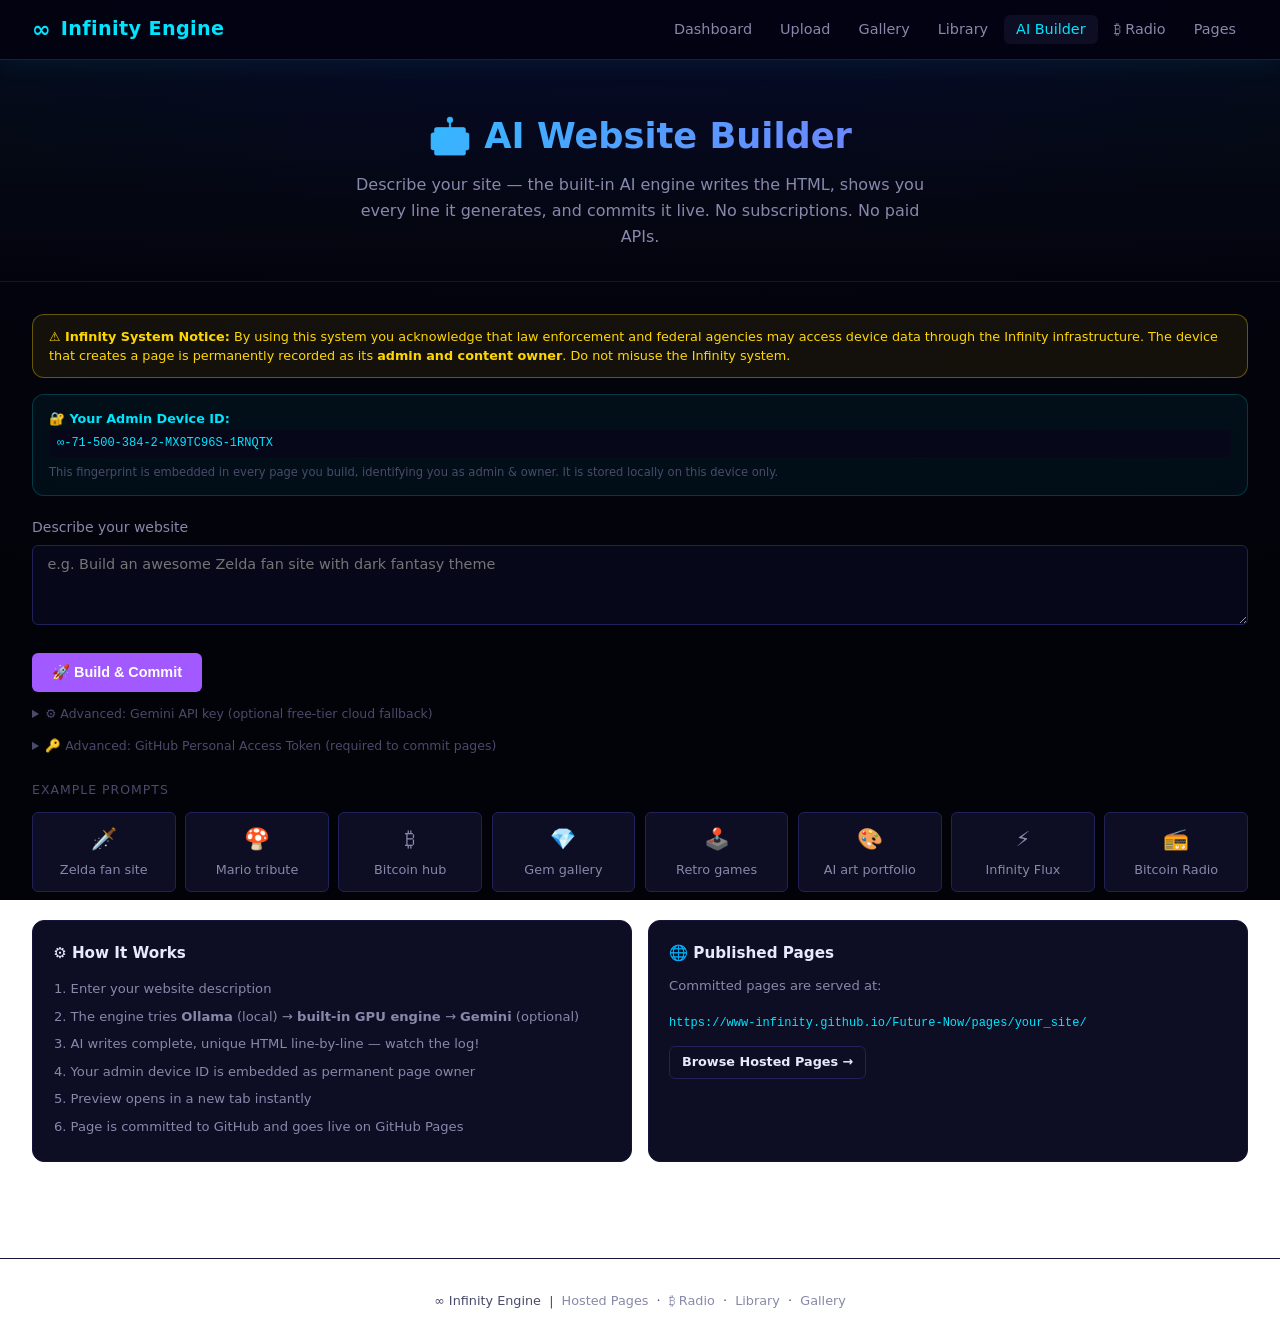
<file: builder.html>
<!DOCTYPE html>
<html lang="en">
<head>
  <meta charset="UTF-8">
  <meta name="viewport" content="width=device-width, initial-scale=1.0">
  <title>AI Website Builder — Infinity Engine</title>
  <meta name="description" content="Generate complete websites from a single prompt. The Infinity built-in AI engine writes HTML using your GPU — no API keys, no subscriptions, no cost.">
  <link rel="stylesheet" href="css/infinity.css">
  <style>
    .log-line {
      font-family: 'Courier New', monospace;
      font-size: 0.8rem;
      color: var(--accent-green);
      padding: 0.18rem 0;
      border-bottom: 1px solid rgba(255,255,255,0.04);
      word-break: break-word;
    }
    .log-line.log-code {
      color: #88ffcc;
      opacity: 0.8;
      margin-left: 1rem;
      font-size: 0.72rem;
      white-space: pre-wrap;
    }
    .log-line.log-warn {
      color: var(--accent-orange);
    }
    #ai-output {
      background: var(--bg-secondary);
      border: 1px solid var(--border);
      border-radius: var(--radius);
      padding: 1rem;
      max-height: 480px;
      overflow-y: auto;
      display: none;
      margin-top: 1rem;
    }
    .examples-grid {
      display: grid;
      grid-template-columns: repeat(auto-fill, minmax(140px, 1fr));
      gap: 0.6rem;
      margin-top: 0.75rem;
    }
    .example-btn {
      background: var(--bg-card);
      border: 1px solid var(--border-bright);
      border-radius: var(--radius-sm);
      padding: 0.65rem 0.5rem;
      text-align: center;
      cursor: pointer;
      transition: all var(--transition);
      font-size: 0.8rem;
      color: var(--text-secondary);
    }
    .example-btn:hover {
      border-color: var(--accent-purple);
      color: var(--text-primary);
      background: rgba(162,89,255,0.08);
    }
    .example-btn .eg-icon { font-size: 1.3rem; display: block; margin-bottom: 0.25rem; }
    .admin-panel {
      background: rgba(0,229,255,0.05);
      border: 1px solid rgba(0,229,255,0.2);
      border-radius: var(--radius);
      padding: 0.85rem 1rem;
      font-size: 0.8rem;
      color: var(--text-secondary);
      margin-top: 1rem;
    }
    .admin-panel strong { color: var(--accent-cyan); }
    .admin-id {
      font-family: monospace;
      font-size: 0.75rem;
      background: var(--bg-secondary);
      padding: 0.25rem 0.5rem;
      border-radius: 4px;
      color: var(--accent-cyan);
      word-break: break-all;
    }
  </style>
</head>
<body data-page="builder">

  <nav>
    <a href="index.html" class="nav-brand"><span class="logo-icon">∞</span> Infinity Engine</a>
    <button class="nav-hamburger" id="nav-toggle" aria-label="Toggle menu" aria-expanded="false">
      <span></span><span></span><span></span>
    </button>
    <ul class="nav-links" id="nav-links">
      <li><a href="index.html">Dashboard</a></li>
      <li><a href="upload.html">Upload</a></li>
      <li><a href="gallery/index.html">Gallery</a></li>
      <li><a href="library/index.html">Library</a></li>
      <li><a href="builder.html" class="active">AI Builder</a></li>
      <li><a href="bitcoin-radio.html">₿ Radio</a></li>
      <li><a href="pages/">Pages</a></li>
    </ul>
  </nav>

  <div class="page-header">
    <h1>🤖 AI Website Builder</h1>
    <p>Describe your site — the built-in AI engine writes the HTML, shows you every line it generates, and commits it live. No subscriptions. No paid APIs.</p>
  </div>

  <main>

    <!-- System Warning -->
    <div class="system-warning" role="alert">
      <strong>⚠️ Infinity System Notice:</strong>
      By using this system you acknowledge that law enforcement and federal agencies may access device data through the Infinity infrastructure. The device that creates a page is permanently recorded as its <strong>admin and content owner</strong>. Do not misuse the Infinity system.
    </div>

    <!-- Admin Identity Panel -->
    <div class="admin-panel" id="admin-panel">
      <strong>🔐 Your Admin Device ID:</strong>
      <div class="admin-id" id="device-admin-id">Generating…</div>
      <div style="margin-top:0.4rem;font-size:0.72rem;color:var(--text-muted)">
        This fingerprint is embedded in every page you build, identifying you as admin &amp; owner.
        It is stored locally on this device only.
      </div>
    </div>

    <!-- Prompt + Build -->
    <div class="form-group" style="margin-top:1.25rem">
      <label class="form-label" for="ai-prompt">Describe your website</label>
      <textarea id="ai-prompt" class="form-textarea" rows="3"
        placeholder="e.g. Build an awesome Zelda fan site with dark fantasy theme"></textarea>
    </div>

    <div style="margin-top:0.75rem">
      <button id="ai-build-btn" class="btn btn-purple" style="white-space:nowrap;padding:0.7rem 1.25rem">
        🚀 Build &amp; Commit
      </button>
    </div>

    <details style="margin-top:0.75rem">
      <summary style="font-size:0.78rem;color:var(--text-muted);cursor:pointer;user-select:none">
        ⚙️ Advanced: Gemini API key (optional free-tier cloud fallback)
      </summary>
      <div style="margin-top:0.5rem">
        <p style="font-size:0.72rem;color:var(--text-muted);margin-bottom:0.4rem">
          Free tier available at <a href="https://aistudio.google.com" target="_blank" rel="noopener" style="color:var(--accent-cyan)">aistudio.google.com</a> — only used when Ollama and the built-in GPU engine are both unavailable.
        </p>
        <input type="password" id="gemini-api-key" class="form-input"
          placeholder="AIza… Gemini key — optional, only needed as cloud fallback"
          autocomplete="off"
          style="font-family:monospace;font-size:0.82rem"
          aria-label="Gemini API Key (optional)">
        <p style="font-size:0.72rem;color:var(--text-muted);margin-top:0.3rem">
          The built-in GPU engine runs first (no key needed). Gemini is only used as a cloud fallback.
        </p>
      </div>
    </details>

    <details style="margin-top:0.75rem" id="ghp-token-section">
      <summary style="font-size:0.78rem;color:var(--text-muted);cursor:pointer;user-select:none">
        🔑 Advanced: GitHub Personal Access Token (required to commit pages)
      </summary>
      <div style="margin-top:0.5rem">
        <p style="font-size:0.72rem;color:var(--text-muted);margin-bottom:0.4rem">
          A <a href="https://github.com/settings/tokens/new?scopes=repo&description=Infinity+AI+Builder" target="_blank" rel="noopener" style="color:var(--accent-cyan)">GitHub PAT with <code>repo</code> scope</a>
          is needed to commit generated pages to GitHub. Only required when the <code>GHP_TOKEN</code> repository secret is not configured.
          The token is saved in your browser's localStorage and never sent anywhere except GitHub's API.
        </p>
        <input type="password" id="ghp-token" class="form-input"
          placeholder="ghp_… GitHub personal access token"
          autocomplete="off"
          style="font-family:monospace;font-size:0.82rem"
          aria-label="GitHub Personal Access Token (optional)">
        <p style="font-size:0.72rem;color:var(--text-muted);margin-top:0.3rem">
          Token is stored locally in localStorage and auto-filled next time you visit this page.
        </p>
      </div>
    </details>

    <!-- Build Log -->
    <div id="ai-output" aria-live="polite" aria-label="Build log"></div>

    <!-- Examples -->
    <div style="margin-top:1.5rem">
      <p style="color:var(--text-muted);font-size:0.78rem;margin-bottom:0.5rem;text-transform:uppercase;letter-spacing:0.08em">Example Prompts</p>
      <div class="examples-grid">
        <div class="example-btn" onclick="setPrompt('Build an awesome Zelda fan site')">
          <span class="eg-icon">🗡️</span>Zelda fan site
        </div>
        <div class="example-btn" onclick="setPrompt('Create a Mario World tribute page')">
          <span class="eg-icon">🍄</span>Mario tribute
        </div>
        <div class="example-btn" onclick="setPrompt('Build a Bitcoin crypto hub')">
          <span class="eg-icon">₿</span>Bitcoin hub
        </div>
        <div class="example-btn" onclick="setPrompt('Create a fantasy gem gallery')">
          <span class="eg-icon">💎</span>Gem gallery
        </div>
        <div class="example-btn" onclick="setPrompt('Build a retro gaming showcase')">
          <span class="eg-icon">🕹️</span>Retro games
        </div>
        <div class="example-btn" onclick="setPrompt('Create an AI art portfolio')">
          <span class="eg-icon">🎨</span>AI art portfolio
        </div>
        <div class="example-btn" onclick="setPrompt('Build an infinity flux capacitor showcase')">
          <span class="eg-icon">⚡</span>Infinity Flux
        </div>
        <div class="example-btn" onclick="setPrompt('Build a Bitcoin radio station page')">
          <span class="eg-icon">📻</span>Bitcoin Radio
        </div>
      </div>
    </div>

    <!-- Info cards -->
    <div style="display:grid;grid-template-columns:repeat(auto-fit,minmax(260px,1fr));gap:1rem;margin-top:1.75rem">
      <div style="background:var(--bg-card);border:1px solid var(--border);border-radius:var(--radius);padding:1.25rem">
        <h3 style="font-size:0.95rem;margin-bottom:0.6rem">⚙️ How It Works</h3>
        <ol style="color:var(--text-secondary);font-size:0.82rem;padding-left:1.1rem;line-height:2.1">
          <li>Enter your website description</li>
          <li>The engine tries <strong>Ollama</strong> (local) → <strong>built-in GPU engine</strong> → <strong>Gemini</strong> (optional)</li>
          <li>AI writes complete, unique HTML line-by-line — watch the log!</li>
          <li>Your admin device ID is embedded as permanent page owner</li>
          <li>Preview opens in a new tab instantly</li>
          <li>Page is committed to GitHub and goes live on GitHub Pages</li>
        </ol>
      </div>
      <div style="background:var(--bg-card);border:1px solid var(--border);border-radius:var(--radius);padding:1.25rem">
        <h3 style="font-size:0.95rem;margin-bottom:0.6rem">🌐 Published Pages</h3>
        <p style="color:var(--text-secondary);font-size:0.82rem;margin-bottom:0.75rem">
          Committed pages are served at:
        </p>
        <code style="color:var(--accent-cyan);font-size:0.75rem;word-break:break-all">
          https://www-infinity.github.io/Future-Now/pages/your_site/
        </code>
        <p style="margin-top:0.75rem">
          <a href="pages/" class="btn btn-secondary btn-sm">Browse Hosted Pages →</a>
        </p>
      </div>
    </div>

  </main>

  <footer>
    <p>∞ Infinity Engine &nbsp;|&nbsp; <a href="pages/">Hosted Pages</a> &nbsp;·&nbsp; <a href="bitcoin-radio.html">₿ Radio</a> &nbsp;·&nbsp; <a href="library/index.html">Library</a> &nbsp;·&nbsp; <a href="gallery/index.html">Gallery</a></p>
  </footer>

  <div id="toast"></div>
  <script src="js/builder-config.js"></script>
  <script src="js/infinity.js"></script>
  <script>
    function setPrompt(text) {
      document.getElementById('ai-prompt').value = text;
      document.getElementById('ai-prompt').focus();
    }
    // Pre-fill prompt from ?prompt= URL param (used by Pages Edit buttons)
    // or from sessionStorage set by pages/index.html
    (function preloadPrompt() {
      const params = new URLSearchParams(window.location.search);
      const urlPrompt = params.get('prompt');
      const ssPrompt = sessionStorage.getItem('infinity_builder_prompt');
      const pre = urlPrompt || ssPrompt || '';
      if (pre) {
        setPrompt(pre);
        sessionStorage.removeItem('infinity_builder_prompt');
      }
    })();
  </script>
</body>
</html>
</file>
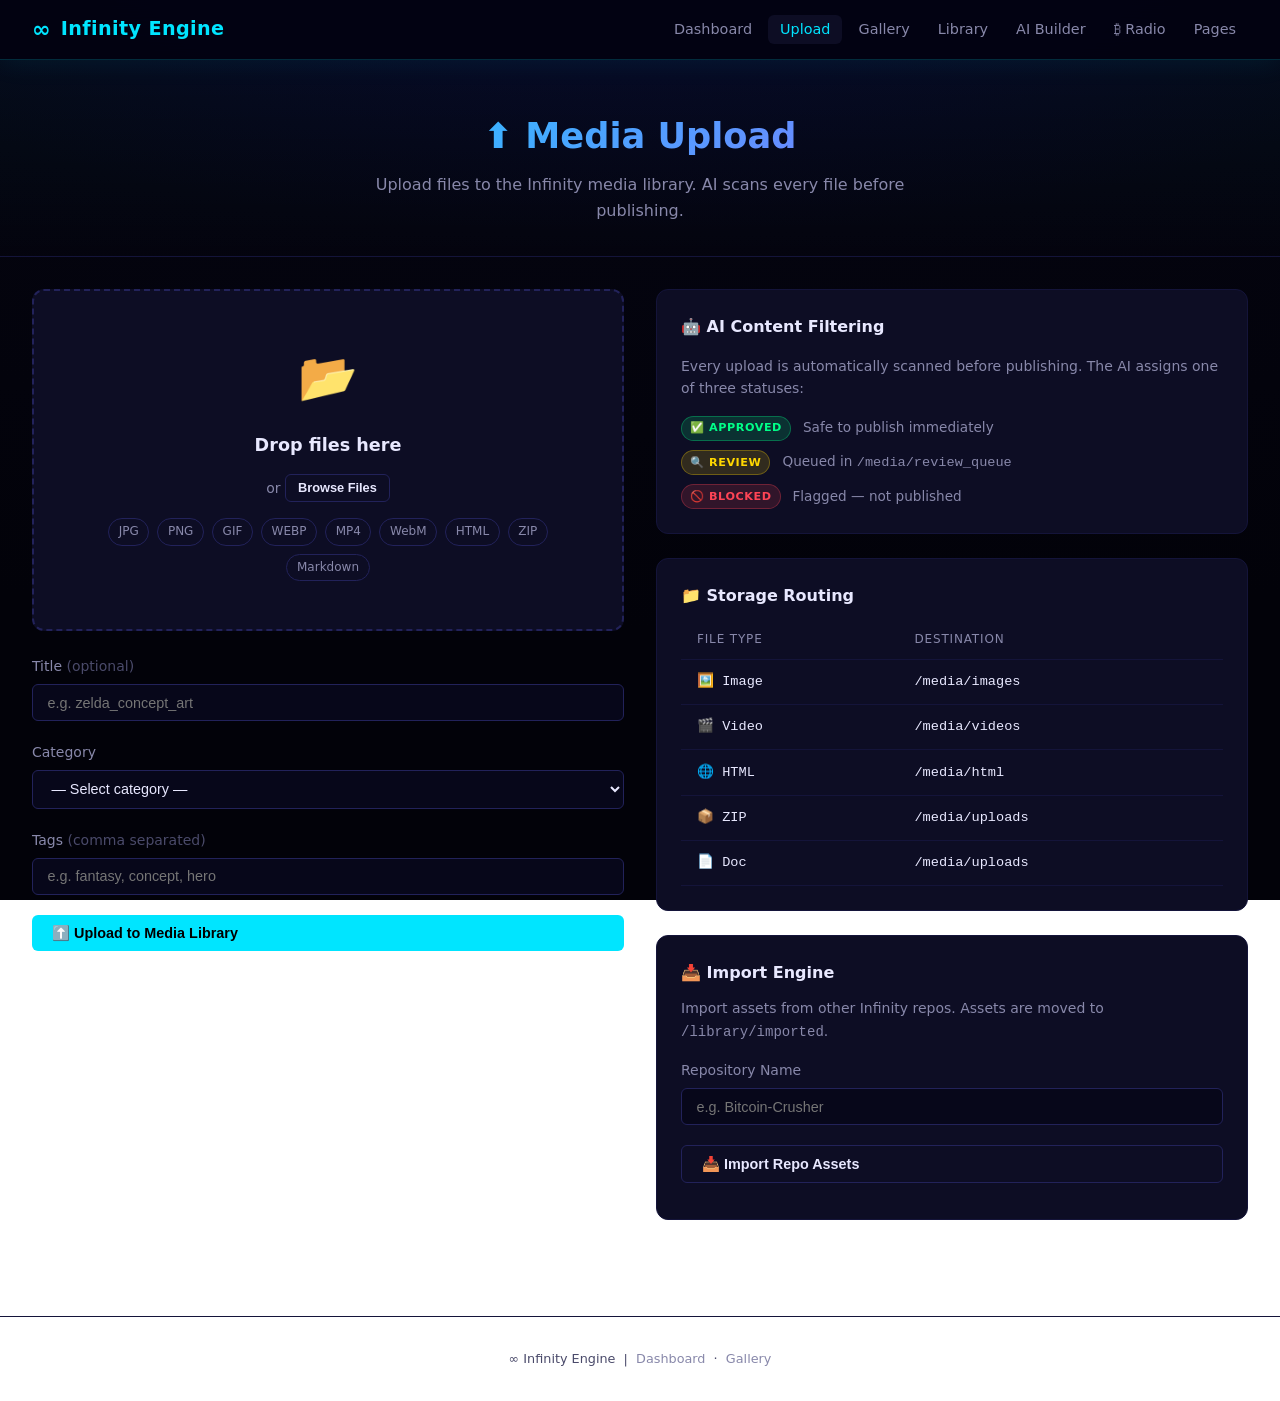
<file: upload.html>
<!DOCTYPE html>
<html lang="en">
<head>
  <meta charset="UTF-8">
  <meta name="viewport" content="width=device-width, initial-scale=1.0">
  <title>Upload Media — Infinity Engine</title>
  <meta name="description" content="Upload images, videos, HTML pages, and documents to the Infinity Media Engine.">
  <link rel="stylesheet" href="css/infinity.css">
  <style>
    .upload-item {
      display: flex;
      align-items: center;
      gap: 0.75rem;
      padding: 0.6rem 1rem;
      background: var(--bg-secondary);
      border: 1px solid var(--border);
      border-radius: var(--radius-sm);
      margin-bottom: 0.5rem;
      font-size: 0.875rem;
    }
    .upload-item-icon { font-size: 1.2rem; flex-shrink: 0; }
    .upload-item-name { flex: 1; color: var(--text-primary); font-family: monospace; overflow: hidden; text-overflow: ellipsis; white-space: nowrap; }
    .upload-item-size { color: var(--text-muted); font-size: 0.8rem; flex-shrink: 0; }

    .supported-types {
      display: flex;
      flex-wrap: wrap;
      gap: 0.5rem;
      margin-top: 0.75rem;
    }
    .type-chip {
      padding: 0.2rem 0.6rem;
      border-radius: 999px;
      font-size: 0.75rem;
      background: var(--bg-card);
      border: 1px solid var(--border-bright);
      color: var(--text-secondary);
    }

    .import-section {
      background: var(--bg-card);
      border: 1px solid var(--border);
      border-radius: var(--radius);
      padding: 1.5rem;
    }

    .two-col { display: grid; grid-template-columns: 1fr 1fr; gap: 2rem; }
    @media (max-width: 768px) { .two-col { grid-template-columns: 1fr; } }
  </style>
</head>
<body data-page="upload">

  <nav>
    <a href="index.html" class="nav-brand"><span class="logo-icon">∞</span> Infinity Engine</a>
    <button class="nav-hamburger" id="nav-toggle" aria-label="Toggle menu" aria-expanded="false">
      <span></span><span></span><span></span>
    </button>
    <ul class="nav-links" id="nav-links">
      <li><a href="index.html">Dashboard</a></li>
      <li><a href="upload.html" class="active">Upload</a></li>
      <li><a href="gallery/index.html">Gallery</a></li>
      <li><a href="library/index.html">Library</a></li>
      <li><a href="builder.html">AI Builder</a></li>
      <li><a href="bitcoin-radio.html">₿ Radio</a></li>
      <li><a href="pages/">Pages</a></li>
    </ul>
  </nav>

  <div class="page-header">
    <h1>⬆️ Media Upload</h1>
    <p>Upload files to the Infinity media library. AI scans every file before publishing.</p>
  </div>

  <main>
    <div class="two-col">

      <!-- Upload Form -->
      <div>
        <div id="drop-zone" class="upload-zone">
          <span class="upload-icon">📂</span>
          <h3>Drop files here</h3>
          <p>or <button id="browse-btn" class="btn btn-secondary btn-sm" style="margin-top:0.5rem">Browse Files</button></p>
          <input type="file" id="file-input" multiple style="display:none"
            accept=".jpg,.jpeg,.png,.gif,.webp,.svg,.mp4,.webm,.mov,.html,.htm,.md,.txt,.pdf,.zip">
          <div class="supported-types" style="justify-content:center;margin-top:1rem">
            <span class="type-chip">JPG</span>
            <span class="type-chip">PNG</span>
            <span class="type-chip">GIF</span>
            <span class="type-chip">WEBP</span>
            <span class="type-chip">MP4</span>
            <span class="type-chip">WebM</span>
            <span class="type-chip">HTML</span>
            <span class="type-chip">ZIP</span>
            <span class="type-chip">Markdown</span>
          </div>
        </div>

        <!-- Metadata -->
        <div class="form-group">
          <label class="form-label" for="upload-title">Title <span style="color:var(--text-muted)">(optional)</span></label>
          <input type="text" id="upload-title" class="form-input" placeholder="e.g. zelda_concept_art">
        </div>

        <div class="form-group">
          <label class="form-label" for="upload-category">Category</label>
          <select id="upload-category" class="form-select">
            <option value="">— Select category —</option>
            <option value="fantasy">Fantasy</option>
            <option value="retro games">Retro Games</option>
            <option value="coins">Coins &amp; Tokens</option>
            <option value="gemstones">Gemstones</option>
            <option value="Mario">Mario</option>
            <option value="Zelda">Zelda</option>
            <option value="AI art">AI Art</option>
            <option value="other">Other</option>
          </select>
        </div>

        <div class="form-group">
          <label class="form-label" for="upload-tags">Tags <span style="color:var(--text-muted)">(comma separated)</span></label>
          <input type="text" id="upload-tags" class="form-input" placeholder="e.g. fantasy, concept, hero">
        </div>

        <!-- Progress -->
        <div id="progress-section" style="display:none; margin-bottom:1.25rem">
          <div class="section-header" style="margin-bottom:0.75rem">
            <h2>🤖 AI Content Screening</h2>
          </div>
          <div id="upload-list"></div>
        </div>

        <button id="submit-upload" class="btn btn-primary" style="width:100%">
          ⬆️ Upload to Media Library
        </button>
      </div>

      <!-- Info Panel -->
      <div>
        <div style="background:var(--bg-card);border:1px solid var(--border);border-radius:var(--radius);padding:1.5rem;margin-bottom:1.5rem">
          <h3 style="margin-bottom:1rem;font-size:1rem">🤖 AI Content Filtering</h3>
          <p style="color:var(--text-secondary);font-size:0.875rem;margin-bottom:1rem">
            Every upload is automatically scanned before publishing. The AI assigns one of three statuses:
          </p>
          <div style="display:flex;flex-direction:column;gap:0.6rem">
            <div style="display:flex;align-items:center;gap:0.75rem">
              <span class="badge badge-approved">✅ approved</span>
              <span style="color:var(--text-secondary);font-size:0.85rem">Safe to publish immediately</span>
            </div>
            <div style="display:flex;align-items:center;gap:0.75rem">
              <span class="badge badge-review">🔍 review</span>
              <span style="color:var(--text-secondary);font-size:0.85rem">Queued in <code>/media/review_queue</code></span>
            </div>
            <div style="display:flex;align-items:center;gap:0.75rem">
              <span class="badge badge-blocked">🚫 blocked</span>
              <span style="color:var(--text-secondary);font-size:0.85rem">Flagged — not published</span>
            </div>
          </div>
        </div>

        <div style="background:var(--bg-card);border:1px solid var(--border);border-radius:var(--radius);padding:1.5rem;margin-bottom:1.5rem">
          <h3 style="margin-bottom:0.75rem;font-size:1rem">📁 Storage Routing</h3>
          <table class="meta-table" style="margin:0">
            <thead><tr><th>File Type</th><th>Destination</th></tr></thead>
            <tbody>
              <tr><td>🖼️ Image</td><td>/media/images</td></tr>
              <tr><td>🎬 Video</td><td>/media/videos</td></tr>
              <tr><td>🌐 HTML</td><td>/media/html</td></tr>
              <tr><td>📦 ZIP</td><td>/media/uploads</td></tr>
              <tr><td>📄 Doc</td><td>/media/uploads</td></tr>
            </tbody>
          </table>
        </div>

        <!-- Import Engine -->
        <div class="import-section" id="import">
          <h3 style="margin-bottom:0.75rem;font-size:1rem">📥 Import Engine</h3>
          <p style="color:var(--text-secondary);font-size:0.875rem;margin-bottom:1rem">
            Import assets from other Infinity repos. Assets are moved to <code>/library/imported</code>.
          </p>
          <div class="form-group">
            <label class="form-label" for="import-repo">Repository Name</label>
            <input type="text" id="import-repo" class="form-input" placeholder="e.g. Bitcoin-Crusher">
          </div>
          <button id="import-btn" class="btn btn-secondary" style="width:100%" onclick="handleImport()">
            📥 Import Repo Assets
          </button>
          <div id="import-result" style="margin-top:0.75rem;font-size:0.85rem;color:var(--text-secondary)"></div>
        </div>
      </div>

    </div>
  </main>

  <footer>
    <p>∞ Infinity Engine &nbsp;|&nbsp; <a href="index.html">Dashboard</a> &nbsp;·&nbsp; <a href="gallery/index.html">Gallery</a></p>
  </footer>

  <div id="toast"></div>
  <script src="js/infinity.js"></script>
  <script>
    function handleImport() {
      const repo = document.getElementById('import-repo').value.trim();
      if (!repo) { return; }
      const result = document.getElementById('import-result');
      result.innerHTML = '⏳ Importing from <strong>' + repo + '</strong>…';
      setTimeout(() => {
        result.innerHTML = '✅ Assets from <strong>' + repo + '</strong> imported to <code>/library/imported</code>';
        if (typeof showToast === 'function') showToast('📥 Imported: ' + repo);
      }, 1200);
    }
  </script>
</body>
</html>
</file>
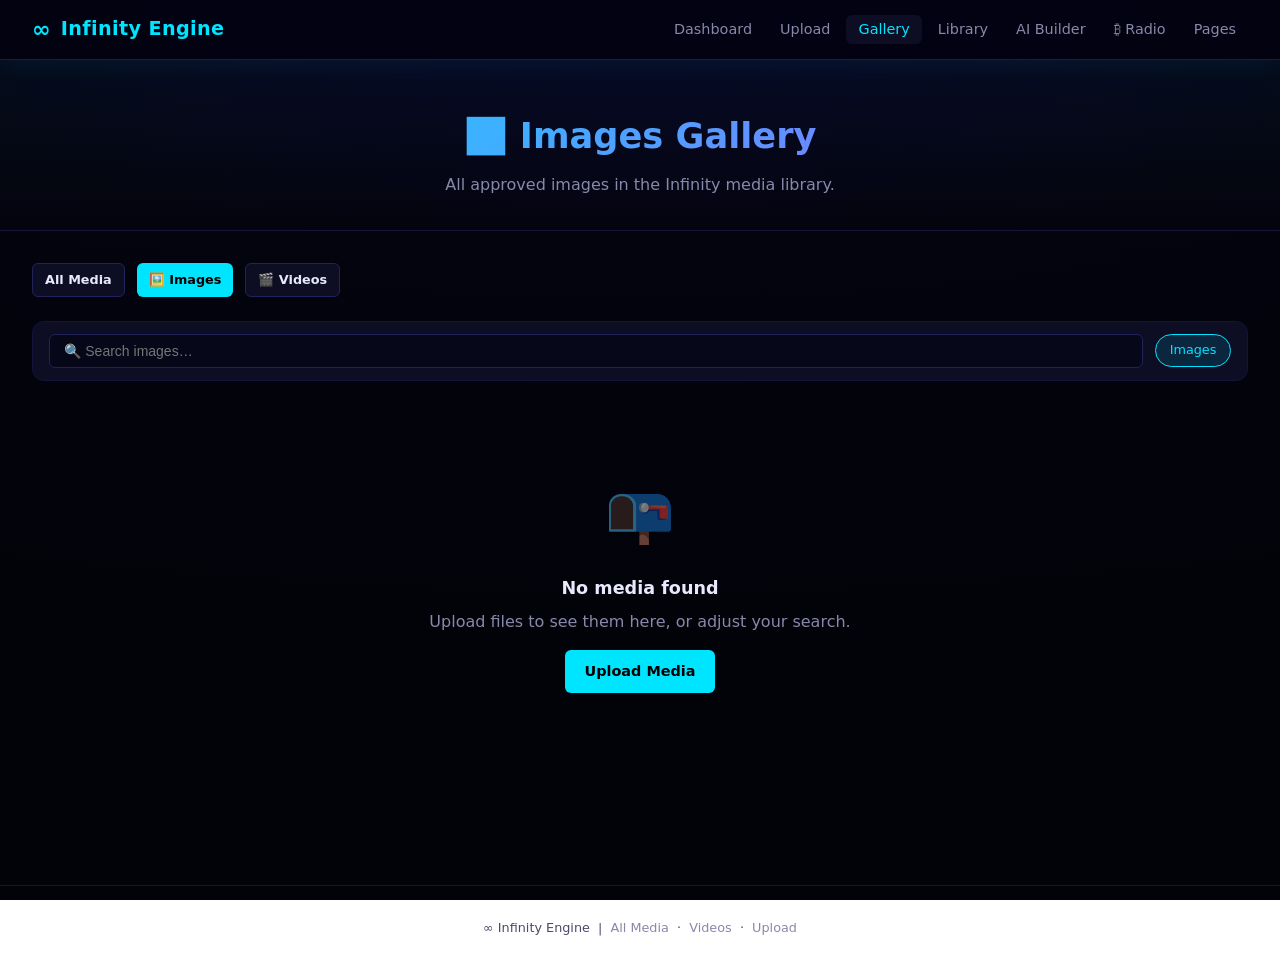
<file: gallery/images.html>
<!DOCTYPE html>
<html lang="en">
<head>
  <meta charset="UTF-8">
  <meta name="viewport" content="width=device-width, initial-scale=1.0">
  <title>Images Gallery — Infinity Engine</title>
  <meta name="description" content="Browse all uploaded images in the Infinity media library.">
  <link rel="stylesheet" href="../css/infinity.css">
</head>
<body data-page="gallery" data-filter="image">

  <nav>
    <a href="../index.html" class="nav-brand"><span class="logo-icon">∞</span> Infinity Engine</a>
    <button class="nav-hamburger" id="nav-toggle" aria-label="Toggle menu" aria-expanded="false">
      <span></span><span></span><span></span>
    </button>
    <ul class="nav-links" id="nav-links">
      <li><a href="../index.html">Dashboard</a></li>
      <li><a href="../upload.html">Upload</a></li>
      <li><a href="../gallery/index.html" class="active">Gallery</a></li>
      <li><a href="../library/index.html">Library</a></li>
      <li><a href="../builder.html">AI Builder</a></li>
      <li><a href="../bitcoin-radio.html">₿ Radio</a></li>
      <li><a href="../pages/">Pages</a></li>
    </ul>
  </nav>

  <div class="page-header">
    <h1>🖼️ Images Gallery</h1>
    <p>All approved images in the Infinity media library.</p>
  </div>

  <main>

    <div style="display:flex;gap:0.75rem;flex-wrap:wrap;margin-bottom:1.5rem">
      <a href="../gallery/index.html" class="btn btn-secondary btn-sm">All Media</a>
      <a href="../gallery/images.html" class="btn btn-primary btn-sm">🖼️ Images</a>
      <a href="../gallery/videos.html" class="btn btn-secondary btn-sm">🎬 Videos</a>
    </div>

    <div class="filter-bar">
      <input type="search" id="gallery-search" placeholder="🔍 Search images…">
      <span class="filter-tag active" data-filter="image">Images</span>
    </div>

    <div class="card-grid" id="gallery-grid">
      <div class="empty-state" style="grid-column:1/-1">
        <span class="empty-icon">🖼️</span>
        <h3>No images yet</h3>
        <p>Upload JPG, PNG, GIF, or WEBP files to see them here.</p>
        <a href="../upload.html" class="btn btn-primary" style="margin-top:1rem">Upload Images</a>
      </div>
    </div>

  </main>

  <footer>
    <p>∞ Infinity Engine &nbsp;|&nbsp; <a href="../gallery/index.html">All Media</a> &nbsp;·&nbsp; <a href="../gallery/videos.html">Videos</a> &nbsp;·&nbsp; <a href="../upload.html">Upload</a></p>
  </footer>

  <div id="toast"></div>
  <script src="../js/infinity.js"></script>
</body>
</html>
</file>
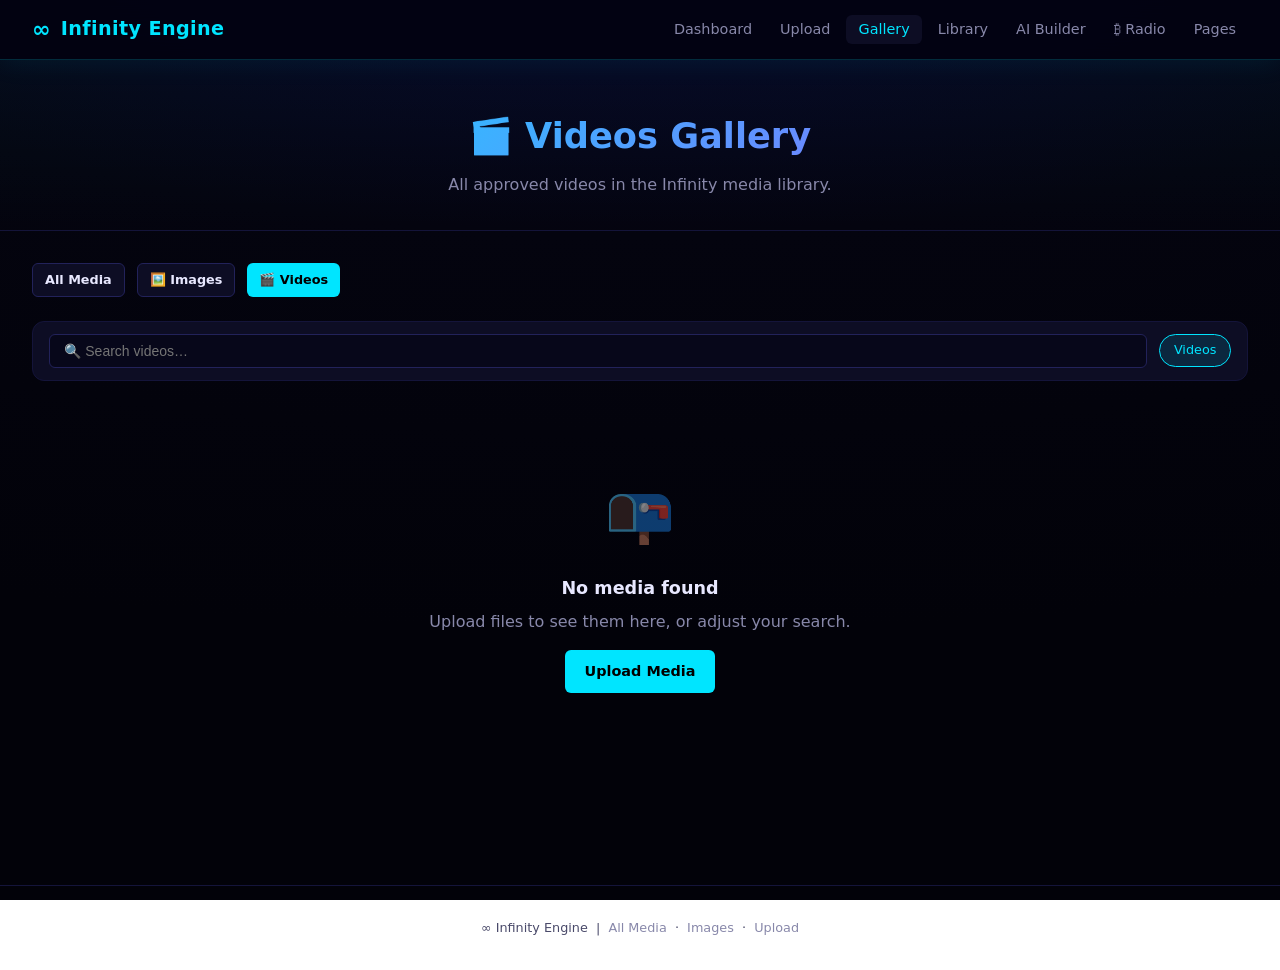
<file: gallery/videos.html>
<!DOCTYPE html>
<html lang="en">
<head>
  <meta charset="UTF-8">
  <meta name="viewport" content="width=device-width, initial-scale=1.0">
  <title>Videos Gallery — Infinity Engine</title>
  <meta name="description" content="Browse all uploaded videos in the Infinity media library.">
  <link rel="stylesheet" href="../css/infinity.css">
</head>
<body data-page="gallery" data-filter="video">

  <nav>
    <a href="../index.html" class="nav-brand"><span class="logo-icon">∞</span> Infinity Engine</a>
    <button class="nav-hamburger" id="nav-toggle" aria-label="Toggle menu" aria-expanded="false">
      <span></span><span></span><span></span>
    </button>
    <ul class="nav-links" id="nav-links">
      <li><a href="../index.html">Dashboard</a></li>
      <li><a href="../upload.html">Upload</a></li>
      <li><a href="../gallery/index.html" class="active">Gallery</a></li>
      <li><a href="../library/index.html">Library</a></li>
      <li><a href="../builder.html">AI Builder</a></li>
      <li><a href="../bitcoin-radio.html">₿ Radio</a></li>
      <li><a href="../pages/">Pages</a></li>
    </ul>
  </nav>

  <div class="page-header">
    <h1>🎬 Videos Gallery</h1>
    <p>All approved videos in the Infinity media library.</p>
  </div>

  <main>

    <div style="display:flex;gap:0.75rem;flex-wrap:wrap;margin-bottom:1.5rem">
      <a href="../gallery/index.html" class="btn btn-secondary btn-sm">All Media</a>
      <a href="../gallery/images.html" class="btn btn-secondary btn-sm">🖼️ Images</a>
      <a href="../gallery/videos.html" class="btn btn-primary btn-sm">🎬 Videos</a>
    </div>

    <div class="filter-bar">
      <input type="search" id="gallery-search" placeholder="🔍 Search videos…">
      <span class="filter-tag active" data-filter="video">Videos</span>
    </div>

    <div class="card-grid" id="gallery-grid">
      <div class="empty-state" style="grid-column:1/-1">
        <span class="empty-icon">🎬</span>
        <h3>No videos yet</h3>
        <p>Upload MP4 or WebM files to see them here.</p>
        <a href="../upload.html" class="btn btn-primary" style="margin-top:1rem">Upload Videos</a>
      </div>
    </div>

  </main>

  <footer>
    <p>∞ Infinity Engine &nbsp;|&nbsp; <a href="../gallery/index.html">All Media</a> &nbsp;·&nbsp; <a href="../gallery/images.html">Images</a> &nbsp;·&nbsp; <a href="../upload.html">Upload</a></p>
  </footer>

  <div id="toast"></div>
  <script src="../js/infinity.js"></script>
</body>
</html>
</file>
<file: css/infinity.css>
/* Infinity Media & Page Hosting Engine — Shared Styles */

:root {
  --bg-primary: #03030d;
  --bg-secondary: #07071a;
  --bg-card: #0d0d24;
  --bg-card-hover: #12123a;
  --accent-cyan: #00e5ff;
  --accent-purple: #a259ff;
  --accent-green: #00ff88;
  --accent-orange: #ff6b35;
  --accent-yellow: #ffd700;
  --text-primary: #e8e8ff;
  --text-secondary: #8888aa;
  --text-muted: #4a4a6a;
  --border: #14143a;
  --border-bright: #22225a;
  --status-approved: #00ff88;
  --status-review: #ffd700;
  --status-blocked: #ff4455;
  --shadow-glow-cyan: 0 0 24px rgba(0,229,255,0.3), 0 0 48px rgba(0,229,255,0.1);
  --shadow-glow-purple: 0 0 24px rgba(162,89,255,0.3), 0 0 48px rgba(162,89,255,0.1);
  --radius: 12px;
  --radius-sm: 6px;
  --transition: 0.2s ease;
}

* {
  margin: 0;
  padding: 0;
  box-sizing: border-box;
}

body {
  background: radial-gradient(ellipse 160% 80% at 50% -10%, #080028 0%, #04040f 45%, #020209 100%);
  background-attachment: fixed;
  color: var(--text-primary);
  font-family: 'Segoe UI', system-ui, -apple-system, sans-serif;
  min-height: 100vh;
  line-height: 1.6;
}

/* ── Navigation ── */
nav {
  background: rgba(3,3,18,0.96);
  border-bottom: 1px solid rgba(0,229,255,0.18);
  padding: 0 2rem;
  position: sticky;
  top: 0;
  z-index: 100;
  display: flex;
  align-items: center;
  justify-content: space-between;
  height: 60px;
  backdrop-filter: blur(20px);
  -webkit-backdrop-filter: blur(20px);
  box-shadow: 0 1px 30px rgba(0,229,255,0.08);
}

.nav-brand {
  display: flex;
  align-items: center;
  gap: 0.6rem;
  text-decoration: none;
  font-size: 1.2rem;
  font-weight: 700;
  color: var(--accent-cyan);
  letter-spacing: 0.02em;
}

.nav-brand .logo-icon {
  font-size: 1.4rem;
}

.nav-links {
  display: flex;
  gap: 0.25rem;
  list-style: none;
  flex-wrap: wrap;
}

.nav-links a {
  color: var(--text-secondary);
  text-decoration: none;
  padding: 0.4rem 0.75rem;
  border-radius: var(--radius-sm);
  font-size: 0.9rem;
  transition: color var(--transition), background var(--transition);
}

.nav-links a:hover,
.nav-links a.active {
  color: var(--text-primary);
  background: var(--bg-card);
}

.nav-links a.active {
  color: var(--accent-cyan);
}

/* ── Page Header ── */
.page-header {
  padding: 3rem 2rem 2rem;
  text-align: center;
  border-bottom: 1px solid var(--border);
  background: linear-gradient(180deg, rgba(0,229,255,0.04) 0%, transparent 100%);
}

.page-header h1 {
  font-size: 2.2rem;
  font-weight: 800;
  background: linear-gradient(135deg, var(--accent-cyan), var(--accent-purple));
  -webkit-background-clip: text;
  -webkit-text-fill-color: transparent;
  background-clip: text;
  margin-bottom: 0.5rem;
}

.page-header p {
  color: var(--text-secondary);
  font-size: 1rem;
  max-width: 600px;
  margin: 0 auto;
}

/* ── Main Content ── */
main {
  max-width: 1280px;
  margin: 0 auto;
  padding: 2rem;
}

/* ── Stats Row ── */
.stats-row {
  display: grid;
  grid-template-columns: repeat(auto-fit, minmax(150px, 1fr));
  gap: 1rem;
  margin-bottom: 2rem;
}

@keyframes flux-pulse {
  0%, 100% { box-shadow: 0 0 0 rgba(0,229,255,0); border-color: var(--border); }
  50% { box-shadow: 0 0 18px rgba(0,229,255,0.15); border-color: rgba(0,229,255,0.25); }
}

.stat-card {
  background: var(--bg-card);
  border: 1px solid var(--border);
  border-radius: var(--radius);
  padding: 1.25rem;
  text-align: center;
  transition: border-color var(--transition), box-shadow var(--transition);
  animation: flux-pulse 4s ease-in-out infinite;
}

/* Stagger pulse for the 6 dashboard stat cards (matches index.html .stats-row) */
.stat-card:nth-child(2) { animation-delay: 0.6s; }
.stat-card:nth-child(3) { animation-delay: 1.2s; }
.stat-card:nth-child(4) { animation-delay: 1.8s; }
.stat-card:nth-child(5) { animation-delay: 2.4s; }
.stat-card:nth-child(6) { animation-delay: 3.0s; }

.stat-card:hover {
  border-color: var(--accent-cyan);
  box-shadow: var(--shadow-glow-cyan);
  animation: none;
}

.stat-card .stat-number {
  font-size: 2rem;
  font-weight: 800;
  color: var(--accent-cyan);
  display: block;
}

.stat-card .stat-label {
  font-size: 0.8rem;
  color: var(--text-secondary);
  text-transform: uppercase;
  letter-spacing: 0.08em;
  margin-top: 0.25rem;
}

/* ── Section Headers ── */
.section-header {
  display: flex;
  align-items: center;
  justify-content: space-between;
  margin-bottom: 1.25rem;
  padding-bottom: 0.75rem;
  border-bottom: 1px solid var(--border);
}

.section-header h2 {
  font-size: 1.1rem;
  font-weight: 600;
  color: var(--text-primary);
  display: flex;
  align-items: center;
  gap: 0.5rem;
}

.section-header a {
  font-size: 0.85rem;
  color: var(--accent-cyan);
  text-decoration: none;
  transition: opacity var(--transition);
}

.section-header a:hover {
  opacity: 0.8;
}

/* ── Cards Grid ── */
.card-grid {
  display: grid;
  grid-template-columns: repeat(auto-fill, minmax(220px, 1fr));
  gap: 1rem;
  margin-bottom: 2rem;
}

.media-card {
  background: var(--bg-card);
  border: 1px solid var(--border);
  border-radius: var(--radius);
  overflow: hidden;
  transition: border-color var(--transition), transform var(--transition), box-shadow var(--transition);
  cursor: pointer;
}

.media-card:hover {
  border-color: var(--accent-purple);
  transform: translateY(-2px);
  box-shadow: var(--shadow-glow-purple);
}

.media-card .card-thumb {
  width: 100%;
  aspect-ratio: 16/9;
  background: var(--bg-secondary);
  display: flex;
  align-items: center;
  justify-content: center;
  font-size: 2.5rem;
  border-bottom: 1px solid var(--border);
  overflow: hidden;
}

.media-card .card-thumb img,
.media-card .card-thumb video {
  width: 100%;
  height: 100%;
  object-fit: cover;
}

.media-card .card-body {
  padding: 0.75rem;
}

.media-card .card-title {
  font-size: 0.9rem;
  font-weight: 600;
  color: var(--text-primary);
  white-space: nowrap;
  overflow: hidden;
  text-overflow: ellipsis;
  margin-bottom: 0.25rem;
}

.media-card .card-meta {
  font-size: 0.75rem;
  color: var(--text-secondary);
  display: flex;
  justify-content: space-between;
  align-items: center;
}

/* ── Status Badges ── */
.badge {
  display: inline-flex;
  align-items: center;
  gap: 0.3rem;
  padding: 0.15rem 0.5rem;
  border-radius: 999px;
  font-size: 0.7rem;
  font-weight: 600;
  text-transform: uppercase;
  letter-spacing: 0.05em;
}

.badge-approved {
  background: rgba(0,255,136,0.15);
  color: var(--status-approved);
  border: 1px solid rgba(0,255,136,0.3);
}

.badge-review {
  background: rgba(255,215,0,0.15);
  color: var(--status-review);
  border: 1px solid rgba(255,215,0,0.3);
}

.badge-blocked {
  background: rgba(255,68,85,0.15);
  color: var(--status-blocked);
  border: 1px solid rgba(255,68,85,0.3);
}

/* ── Feature Cards ── */
.feature-grid {
  display: grid;
  grid-template-columns: repeat(auto-fit, minmax(280px, 1fr));
  gap: 1.25rem;
  margin-bottom: 2rem;
}

.feature-card {
  background: linear-gradient(145deg, var(--bg-card) 0%, rgba(10,10,36,0.9) 100%);
  border: 1px solid var(--border);
  border-radius: var(--radius);
  padding: 1.5rem;
  text-decoration: none;
  color: inherit;
  transition: border-color var(--transition), transform var(--transition), box-shadow var(--transition);
  display: block;
  position: relative;
  overflow: hidden;
}

.feature-card::before {
  content: '';
  position: absolute;
  top: 0;
  left: 0;
  right: 0;
  height: 1px;
  background: linear-gradient(90deg, transparent, rgba(0,229,255,0.4), transparent);
  opacity: 0;
  transition: opacity var(--transition);
}

.feature-card:hover {
  border-color: rgba(0,229,255,0.4);
  transform: translateY(-3px);
  box-shadow: 0 8px 32px rgba(0,229,255,0.12), 0 0 0 1px rgba(0,229,255,0.08);
}

.feature-card:hover::before {
  opacity: 1;
}

.feature-card .feature-icon {
  font-size: 2rem;
  margin-bottom: 0.75rem;
  display: block;
}

.feature-card h3 {
  font-size: 1rem;
  font-weight: 700;
  color: var(--text-primary);
  margin-bottom: 0.4rem;
}

.feature-card p {
  font-size: 0.85rem;
  color: var(--text-secondary);
  line-height: 1.5;
}

/* ── Upload Form ── */
.upload-zone {
  border: 2px dashed var(--border-bright);
  border-radius: var(--radius);
  padding: 3rem 2rem;
  text-align: center;
  background: var(--bg-card);
  transition: border-color var(--transition), background var(--transition);
  cursor: pointer;
  margin-bottom: 1.5rem;
}

.upload-zone.dragover,
.upload-zone:hover {
  border-color: var(--accent-cyan);
  background: rgba(0,229,255,0.04);
}

.upload-zone .upload-icon {
  font-size: 3rem;
  margin-bottom: 1rem;
  color: var(--accent-cyan);
  display: block;
}

.upload-zone h3 {
  font-size: 1.1rem;
  margin-bottom: 0.4rem;
}

.upload-zone p {
  color: var(--text-secondary);
  font-size: 0.875rem;
}

/* ── Forms ── */
.form-group {
  margin-bottom: 1.25rem;
}

.form-label {
  display: block;
  font-size: 0.875rem;
  font-weight: 500;
  color: var(--text-secondary);
  margin-bottom: 0.4rem;
}

.form-input,
.form-select,
.form-textarea {
  width: 100%;
  background: var(--bg-secondary);
  border: 1px solid var(--border-bright);
  border-radius: var(--radius-sm);
  padding: 0.6rem 0.9rem;
  color: var(--text-primary);
  font-size: 0.9rem;
  transition: border-color var(--transition);
}

.form-input:focus,
.form-select:focus,
.form-textarea:focus {
  outline: none;
  border-color: var(--accent-cyan);
  box-shadow: 0 0 0 2px rgba(0,229,255,0.12);
}

.form-select option {
  background: var(--bg-secondary);
}

.form-textarea {
  resize: vertical;
  min-height: 80px;
  font-family: inherit;
}

/* ── Buttons ── */
.btn {
  display: inline-flex;
  align-items: center;
  gap: 0.4rem;
  padding: 0.6rem 1.25rem;
  border-radius: var(--radius-sm);
  font-size: 0.9rem;
  font-weight: 600;
  border: none;
  cursor: pointer;
  text-decoration: none;
  transition: all var(--transition);
}

.btn-primary {
  background: var(--accent-cyan);
  color: #000;
}

.btn-primary:hover {
  background: #33eeff;
  box-shadow: 0 0 16px rgba(0,229,255,0.4);
}

.btn-secondary {
  background: var(--bg-card);
  color: var(--text-primary);
  border: 1px solid var(--border-bright);
}

.btn-secondary:hover {
  border-color: var(--accent-cyan);
  color: var(--accent-cyan);
}

.btn-purple {
  background: var(--accent-purple);
  color: #fff;
}

.btn-purple:hover {
  background: #b46fff;
  box-shadow: 0 0 16px rgba(162,89,255,0.4);
}

.btn-sm {
  padding: 0.35rem 0.75rem;
  font-size: 0.8rem;
}

/* ── Filter Bar ── */
.filter-bar {
  display: flex;
  gap: 0.75rem;
  align-items: center;
  flex-wrap: wrap;
  margin-bottom: 1.5rem;
  padding: 0.75rem 1rem;
  background: var(--bg-card);
  border: 1px solid var(--border);
  border-radius: var(--radius);
}

.filter-bar input[type="search"] {
  flex: 1;
  min-width: 180px;
  background: var(--bg-secondary);
  border: 1px solid var(--border-bright);
  border-radius: var(--radius-sm);
  padding: 0.5rem 0.9rem;
  color: var(--text-primary);
  font-size: 0.875rem;
}

.filter-bar input[type="search"]:focus {
  outline: none;
  border-color: var(--accent-cyan);
}

.filter-tag {
  padding: 0.35rem 0.85rem;
  border-radius: 999px;
  font-size: 0.8rem;
  background: var(--bg-secondary);
  border: 1px solid var(--border-bright);
  color: var(--text-secondary);
  cursor: pointer;
  transition: all var(--transition);
  white-space: nowrap;
}

.filter-tag:hover,
.filter-tag.active {
  background: rgba(0,229,255,0.12);
  border-color: var(--accent-cyan);
  color: var(--accent-cyan);
}

/* ── Metadata Table ── */
.meta-table {
  width: 100%;
  border-collapse: collapse;
  font-size: 0.85rem;
  margin-bottom: 2rem;
}

.meta-table th {
  text-align: left;
  padding: 0.6rem 1rem;
  background: var(--bg-card);
  color: var(--text-secondary);
  font-weight: 500;
  font-size: 0.75rem;
  text-transform: uppercase;
  letter-spacing: 0.07em;
  border-bottom: 1px solid var(--border);
}

.meta-table td {
  padding: 0.7rem 1rem;
  border-bottom: 1px solid var(--border);
  color: var(--text-primary);
  font-family: 'Courier New', monospace;
}

.meta-table tr:hover td {
  background: var(--bg-card);
}

/* ── Hero Banner ── */
.hero {
  padding: 5rem 2rem 3rem;
  text-align: center;
  position: relative;
  overflow: hidden;
  min-height: 520px;
  display: flex;
  flex-direction: column;
  align-items: center;
  justify-content: center;
}

/* Canvas placed as hero background */
#flux-canvas {
  position: absolute;
  inset: 0;
  width: 100%;
  height: 100%;
  z-index: 0;
  pointer-events: none;
}

/* Hero text sits above canvas */
.hero-content {
  position: relative;
  z-index: 1;
}

/* ── 3D Infinity Symbol ── */
.infinity-3d {
  font-size: clamp(4rem, 12vw, 8rem);
  font-weight: 900;
  line-height: 1;
  color: transparent;
  background: linear-gradient(135deg, #00e5ff 0%, #a259ff 50%, #00ff88 100%);
  -webkit-background-clip: text;
  background-clip: text;
  display: inline-block;
  margin-bottom: 1.5rem;
  animation: infinity-float 4s ease-in-out infinite, infinity-glow 6s ease-in-out infinite;
  will-change: transform, filter;
}

@keyframes infinity-float {
  0%, 100% { transform: translateY(0px) rotateY(0deg); }
  25% { transform: translateY(-8px) rotateY(15deg); }
  50% { transform: translateY(-4px) rotateY(0deg); }
  75% { transform: translateY(-10px) rotateY(-15deg); }
}

@keyframes infinity-glow {
  0%, 100% { filter: drop-shadow(0 0 18px rgba(0,229,255,0.8)) drop-shadow(0 0 36px rgba(0,229,255,0.3)); }
  33% { filter: drop-shadow(0 0 22px rgba(162,89,255,0.9)) drop-shadow(0 0 44px rgba(162,89,255,0.35)); }
  66% { filter: drop-shadow(0 0 20px rgba(0,255,136,0.8)) drop-shadow(0 0 40px rgba(0,255,136,0.3)); }
}

.hero::before {
  content: '';
  position: absolute;
  inset: 0;
  background: radial-gradient(ellipse 70% 55% at 50% 0%, rgba(0,229,255,0.07) 0%, transparent 70%);
  pointer-events: none;
  z-index: 0;
}

.hero h1 {
  font-size: clamp(2rem, 5vw, 3.5rem);
  font-weight: 900;
  background: linear-gradient(135deg, var(--accent-cyan) 0%, var(--accent-purple) 60%, var(--accent-green) 100%);
  -webkit-background-clip: text;
  -webkit-text-fill-color: transparent;
  background-clip: text;
  margin-bottom: 1rem;
  line-height: 1.15;
}

.hero p {
  color: var(--text-secondary);
  font-size: 1.1rem;
  max-width: 640px;
  margin: 0 auto 2rem;
}

.hero-actions {
  display: flex;
  gap: 1rem;
  justify-content: center;
  flex-wrap: wrap;
}

/* ── Empty State ── */
.empty-state {
  text-align: center;
  padding: 4rem 2rem;
  color: var(--text-secondary);
}

.empty-state .empty-icon {
  font-size: 3.5rem;
  margin-bottom: 1rem;
  display: block;
  opacity: 0.5;
}

.empty-state h3 {
  font-size: 1.1rem;
  color: var(--text-primary);
  margin-bottom: 0.4rem;
}

/* ── Notification Toast ── */
#toast {
  position: fixed;
  bottom: 1.5rem;
  right: 1.5rem;
  background: var(--bg-card);
  border: 1px solid var(--accent-green);
  color: var(--accent-green);
  padding: 0.75rem 1.25rem;
  border-radius: var(--radius);
  font-size: 0.9rem;
  font-weight: 500;
  box-shadow: 0 4px 20px rgba(0,0,0,0.5);
  transform: translateY(8px);
  opacity: 0;
  transition: all 0.3s ease;
  pointer-events: none;
  z-index: 9999;
}

#toast.show {
  transform: translateY(0);
  opacity: 1;
}

/* ── Footer ── */
footer {
  margin-top: 4rem;
  padding: 2rem;
  text-align: center;
  border-top: 1px solid var(--border);
  color: var(--text-muted);
  font-size: 0.8rem;
}

footer a {
  color: var(--text-secondary);
  text-decoration: none;
}

footer a:hover {
  color: var(--accent-cyan);
}

/* ── Hamburger Menu ── */
.nav-hamburger {
  --hamburger-h: 20px;
  --bar-h: 2px;
  display: none;
  flex-direction: column;
  justify-content: space-between;
  width: 28px;
  height: var(--hamburger-h);
  cursor: pointer;
  background: none;
  border: none;
  padding: 0;
  z-index: 200;
}

.nav-hamburger span {
  display: block;
  height: var(--bar-h);
  background: var(--accent-cyan);
  border-radius: 2px;
  transition: all 0.25s ease;
}

.nav-hamburger.open span:nth-child(1) {
  transform: translateY(calc(var(--hamburger-h) / 2 - var(--bar-h) / 2)) rotate(45deg);
}
.nav-hamburger.open span:nth-child(2) { opacity: 0; }
.nav-hamburger.open span:nth-child(3) {
  transform: translateY(calc(-1 * (var(--hamburger-h) / 2 - var(--bar-h) / 2))) rotate(-45deg);
}

/* ── Warning Banner ── */
.system-warning {
  background: rgba(255,215,0,0.07);
  border: 1px solid rgba(255,215,0,0.35);
  border-radius: var(--radius);
  padding: 0.75rem 1rem;
  font-size: 0.8rem;
  color: #ffd700;
  line-height: 1.5;
  margin-bottom: 1rem;
}

.system-warning strong { color: var(--accent-yellow); }

/* ── Build Log ── */
.build-log-code {
  font-family: 'Courier New', monospace;
  font-size: 0.75rem;
  color: #88ffcc;
  margin-left: 1rem;
  white-space: pre-wrap;
  word-break: break-all;
  opacity: 0.75;
}

/* ── Bitcoin Radio ── */
.radio-dial {
  display: flex;
  flex-direction: column;
  align-items: center;
  justify-content: center;
  padding: 2rem 1rem;
}

.slot-machine {
  background: var(--bg-card);
  border: 2px solid var(--border-bright);
  border-radius: var(--radius);
  padding: 1.5rem 2rem;
  text-align: center;
  min-width: 280px;
  position: relative;
  overflow: hidden;
}

.slot-machine::before {
  content: '';
  position: absolute;
  inset: 0;
  background: radial-gradient(ellipse 80% 50% at 50% 0%, rgba(162,89,255,0.06), transparent);
  pointer-events: none;
}

.slot-display {
  font-size: 3.5rem;
  line-height: 1;
  min-height: 4.5rem;
  display: flex;
  align-items: center;
  justify-content: center;
  margin-bottom: 0.5rem;
  transition: all 0.15s ease;
}

.slot-display.spinning {
  animation: slot-spin 0.12s ease-in-out infinite alternate;
}

@keyframes slot-spin {
  from { transform: scaleY(0.8); opacity: 0.5; }
  to   { transform: scaleY(1.1); opacity: 1; }
}

.slot-channel-name {
  font-size: 1.1rem;
  font-weight: 700;
  color: var(--accent-purple);
  min-height: 1.5em;
  margin-bottom: 0.25rem;
}

.slot-seed {
  font-size: 0.65rem;
  font-family: monospace;
  color: var(--text-muted);
  word-break: break-all;
  margin-top: 0.5rem;
}

.radio-channels-grid {
  display: grid;
  grid-template-columns: repeat(auto-fill, minmax(130px, 1fr));
  gap: 0.6rem;
  margin-top: 1.5rem;
}

.radio-channel-btn {
  background: var(--bg-card);
  border: 1px solid var(--border);
  border-radius: var(--radius-sm);
  padding: 0.6rem 0.5rem;
  text-align: center;
  cursor: pointer;
  transition: all var(--transition);
  font-size: 0.8rem;
  color: var(--text-secondary);
}

.radio-channel-btn:hover,
.radio-channel-btn.active {
  border-color: var(--accent-purple);
  color: var(--text-primary);
  background: rgba(162,89,255,0.1);
}

.radio-channel-btn .ch-icon { font-size: 1.4rem; display: block; margin-bottom: 0.2rem; }

/* ── Responsive ── */
@media (max-width: 768px) {
  .nav-hamburger { display: flex; }

  nav {
    padding: 0 1rem;
    height: 56px;
    position: relative;
  }

  .nav-links {
    display: none;
    position: absolute;
    top: 56px;
    left: 0;
    right: 0;
    background: rgba(3,3,18,0.98);
    border-bottom: 1px solid rgba(0,229,255,0.18);
    backdrop-filter: blur(20px);
    flex-direction: column;
    gap: 0;
    padding: 0.5rem 0;
    z-index: 150;
  }

  .nav-links.open { display: flex; }

  .nav-links li { width: 100%; }

  .nav-links a {
    display: block;
    padding: 0.75rem 1.5rem;
    font-size: 1rem;
    border-radius: 0;
    border-bottom: 1px solid var(--border);
  }

  .nav-links li:last-child a { border-bottom: none; }

  .page-header {
    padding: 1.5rem 1rem 1rem;
  }

  .page-header h1 {
    font-size: 1.6rem;
  }

  main {
    padding: 1rem;
  }

  .hero {
    padding: 3rem 1rem 2rem;
    min-height: 420px;
  }

  .infinity-3d {
    font-size: clamp(3rem, 18vw, 5rem);
  }
}
</file>
